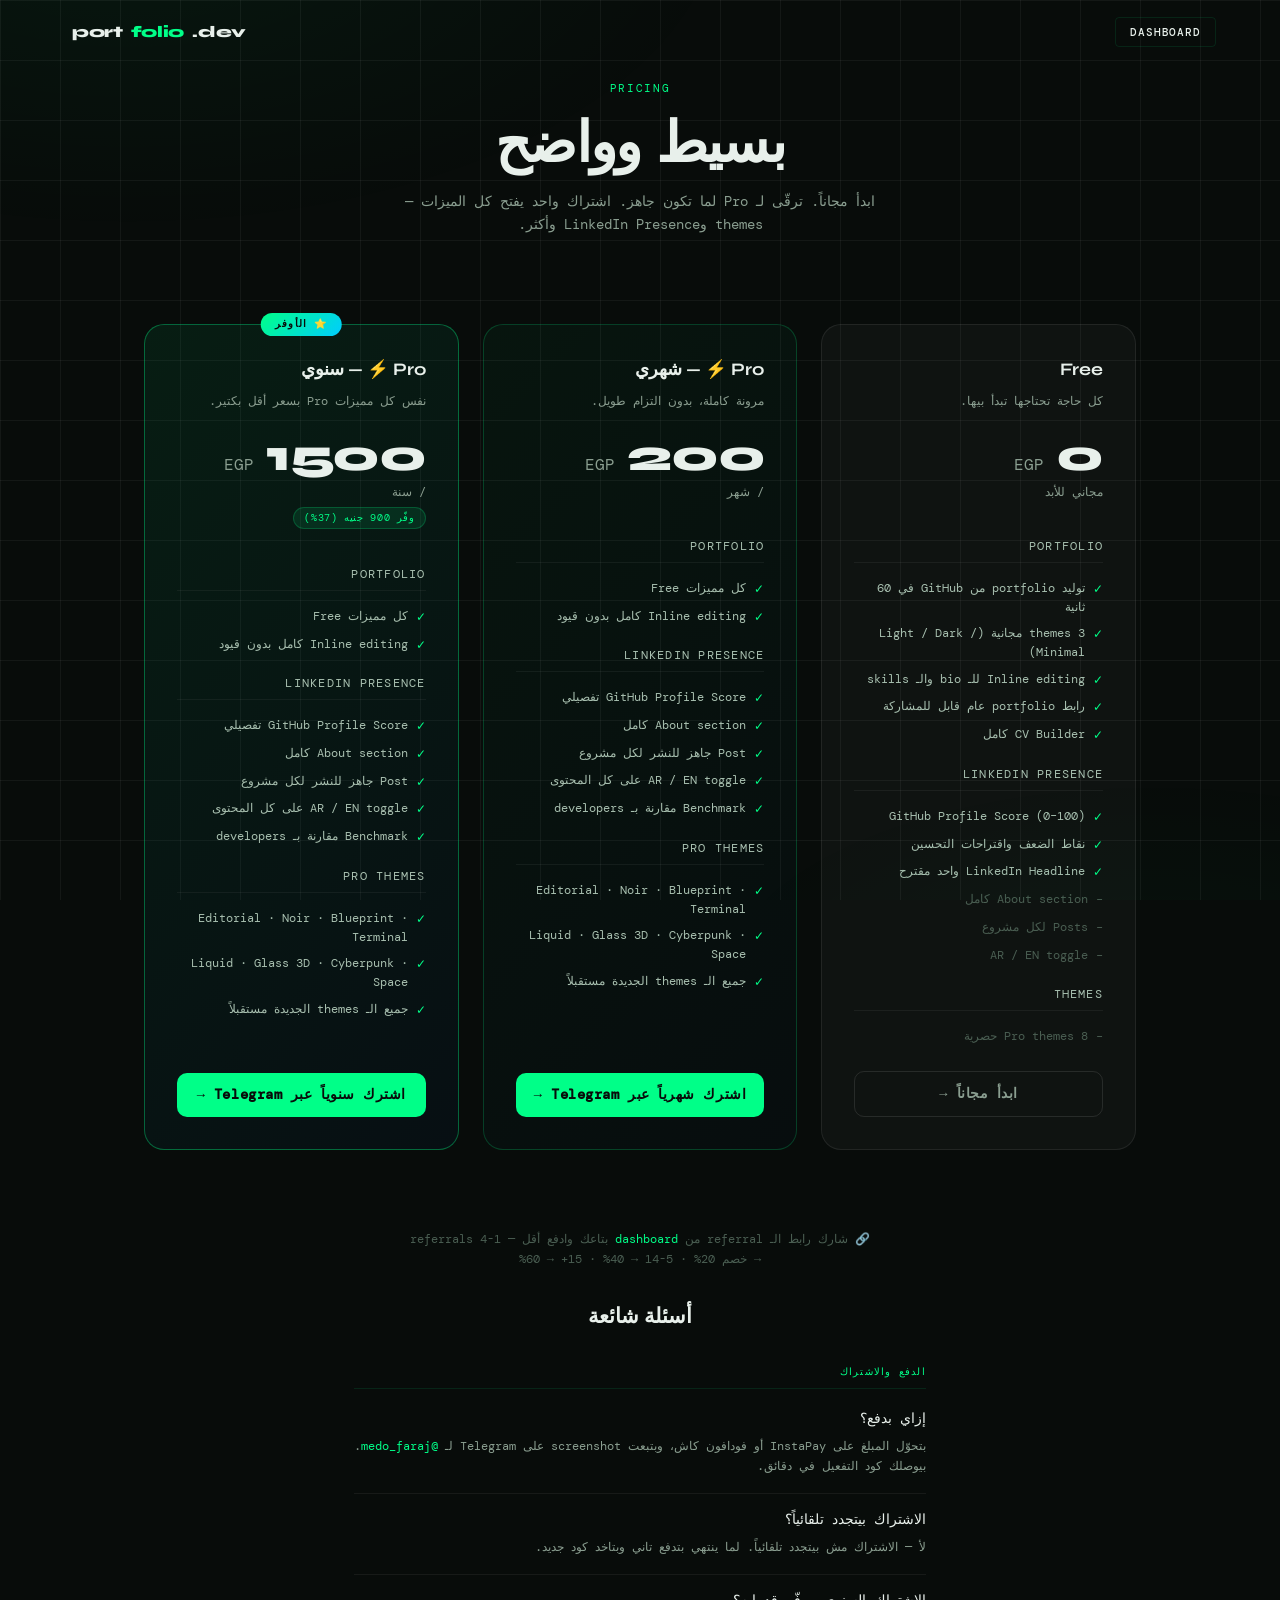
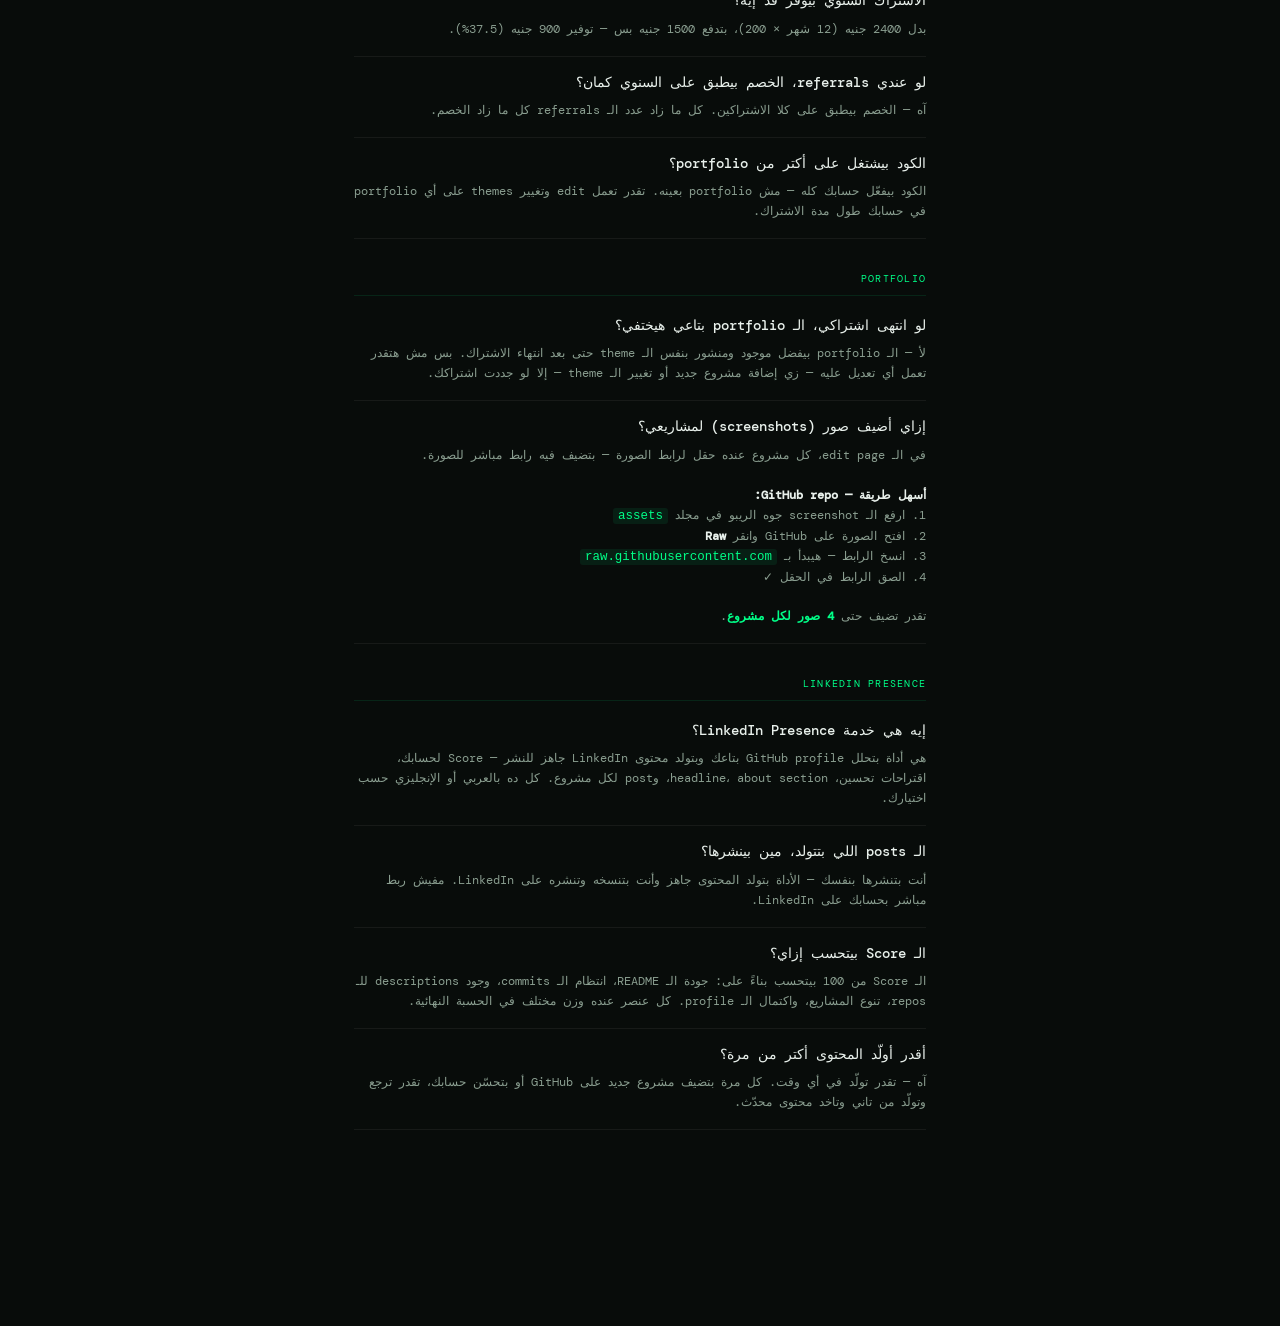
<file: pricing.html>
<!DOCTYPE html>
<html lang="ar" dir="rtl">
<head>
  <meta charset="UTF-8" />
  <meta name="viewport" content="width=device-width, initial-scale=1.0" />
  <title>Pricing — Portfolio Generator</title>

  <link rel="preconnect" href="https://fonts.googleapis.com" />
  <link rel="preconnect" href="https://fonts.gstatic.com" crossorigin />
  <link href="https://fonts.googleapis.com/css2?family=Syne:wght@400;700;800&family=DM+Mono:ital,wght@0,400;0,500;1,400&display=swap" rel="stylesheet" />
  <link rel="stylesheet" href="css/main.css" />

  <style>
    body { background: var(--clr-bg, #080C0A); color: var(--clr-text, #E8F0EB); }

    /* ── Hero ── */
    .pricing-hero {
      text-align: center;
      padding: 5rem 1rem 3rem;
    }
    .pricing-hero__tag {
      font-family: 'DM Mono', monospace;
      font-size: 0.7rem;
      letter-spacing: 0.15em;
      color: #00FF88;
      text-transform: uppercase;
      margin-bottom: 1rem;
    }
    .pricing-hero__title {
      font-family: 'Syne', sans-serif;
      font-weight: 800;
      font-size: clamp(2rem, 5vw, 3.5rem);
      line-height: 1.1;
      letter-spacing: -0.03em;
      margin-bottom: 1rem;
    }
    .pricing-hero__sub {
      font-family: 'DM Mono', monospace;
      font-size: 0.9rem;
      color: #8A9E90;
      max-width: 500px;
      margin: 0 auto;
      line-height: 1.6;
    }

    /* ── Grid ── */
    .pricing-grid {
      display: grid;
      grid-template-columns: repeat(auto-fit, minmax(260px, 1fr));
      gap: 1.5rem;
      max-width: 1040px;
      margin: 2.5rem auto 0;
      padding: 0 1.5rem 5rem;
    }

    /* ── Card ── */
    .pricing-card {
      background: rgba(255,255,255,0.03);
      border: 1px solid rgba(255,255,255,0.08);
      border-radius: 20px;
      padding: 2rem;
      position: relative;
      transition: border-color 0.2s;
      display: flex;
      flex-direction: column;
    }
    .pricing-card:hover { border-color: rgba(255,255,255,0.15); }

    .pricing-card--pro-m {
      border-color: rgba(0,255,136,0.2);
      background: linear-gradient(135deg, rgba(0,255,136,0.04), rgba(0,100,255,0.02));
    }
    .pricing-card--pro-m:hover { border-color: rgba(0,255,136,0.35); }

    .pricing-card--pro-y {
      border-color: rgba(0,255,136,0.35);
      background: linear-gradient(135deg, rgba(0,255,136,0.07), rgba(0,100,255,0.04));
    }
    .pricing-card--pro-y:hover { border-color: rgba(0,255,136,0.5); }

    .pricing-card__badge {
      position: absolute;
      top: -12px; left: 50%;
      transform: translateX(-50%);
      background: linear-gradient(135deg, #00FF88, #00ccff);
      color: #080C0A;
      font-family: 'DM Mono', monospace;
      font-size: 0.62rem;
      font-weight: 700;
      letter-spacing: 0.12em;
      padding: 4px 14px;
      border-radius: 20px;
      white-space: nowrap;
    }

    .pricing-card__name {
      font-family: 'Syne', sans-serif;
      font-weight: 700;
      font-size: 1.1rem;
      margin: 0 0 0.5rem;
    }
    .pricing-card__desc {
      font-family: 'DM Mono', monospace;
      font-size: 0.75rem;
      color: #8A9E90;
      margin: 0 0 1.5rem;
      line-height: 1.5;
    }

    .pricing-card__price { margin-bottom: 1.5rem; }
    .price-amount {
      font-family: 'Syne', sans-serif;
      font-weight: 800;
      font-size: 2.8rem;
      line-height: 1;
      letter-spacing: -0.03em;
    }
    .price-currency {
      font-family: 'DM Mono', monospace;
      font-size: 1rem;
      color: #8A9E90;
      margin-right: 0.25rem;
    }
    .price-period {
      font-family: 'DM Mono', monospace;
      font-size: 0.75rem;
      color: #8A9E90;
      margin-top: 0.25rem;
    }
    .price-save {
      display: inline-block;
      margin-top: 0.4rem;
      background: rgba(0,255,136,0.1);
      border: 1px solid rgba(0,255,136,0.2);
      color: #00FF88;
      font-family: 'DM Mono', monospace;
      font-size: 0.65rem;
      padding: 2px 10px;
      border-radius: 20px;
      letter-spacing: 0.06em;
    }

    /* ── Feature divider ── */
    .features-divider {
      font-family: 'DM Mono', monospace;
      font-size: 0.65rem;
      letter-spacing: 0.1em;
      text-transform: uppercase;
      color: #4A5E52;
      margin: 0.75rem 0 0.5rem;
      padding-bottom: 0.4rem;
      border-bottom: 1px solid rgba(255,255,255,0.05);
      list-style: none;
    }
    .features-divider::before { display: none !important; }

    .pricing-card__features {
      list-style: none;
      padding: 0;
      margin: 0 0 1.5rem;
      display: flex;
      flex-direction: column;
      gap: 0.5rem;
      flex: 1;
    }
    .pricing-card__features li {
      font-family: 'DM Mono', monospace;
      font-size: 0.78rem;
      color: #A8C0B0;
      display: flex;
      align-items: flex-start;
      gap: 0.5rem;
    }
    .pricing-card__features li::before {
      content: '✓';
      color: #00FF88;
      flex-shrink: 0;
      margin-top: 1px;
    }
    .pricing-card__features li.is-muted { color: #4A5E52; }
    .pricing-card__features li.is-muted::before { content: '–'; color: #4A5E52; }

    .pricing-card__cta {
      display: block;
      width: 100%;
      padding: 12px;
      border-radius: 10px;
      font-family: 'DM Mono', monospace;
      font-size: 0.85rem;
      font-weight: 600;
      letter-spacing: 0.04em;
      cursor: pointer;
      transition: opacity 0.2s;
      text-align: center;
      text-decoration: none;
      border: none;
      margin-top: auto;
    }
    .pricing-card__cta--primary { background: #00FF88; color: #080C0A; }
    .pricing-card__cta--primary:hover { opacity: 0.88; }
    .pricing-card__cta--ghost {
      background: transparent;
      color: #8A9E90;
      border: 1px solid rgba(255,255,255,0.1);
    }
    .pricing-card__cta--ghost:hover { border-color: rgba(255,255,255,0.2); color: #E8F0EB; }

    /* ── Referral ── */
    .referral-note {
      text-align: center;
      font-family: 'DM Mono', monospace;
      font-size: 0.75rem;
      color: #4A5E52;
      max-width: 500px;
      margin: 0 auto 2rem;
      line-height: 1.6;
      padding: 0 1rem;
    }
    .referral-note a { color: #00FF88; text-decoration: none; }
    .referral-note a:hover { text-decoration: underline; }

    /* ── FAQ ── */
    .faq-section {
      max-width: 620px;
      margin: 0 auto;
      padding: 0 1.5rem 5rem;
    }
    .faq-title {
      font-family: 'Syne', sans-serif;
      font-weight: 700;
      font-size: 1.3rem;
      text-align: center;
      margin-bottom: 1.5rem;
    }
    .faq-group-label {
      font-family: 'DM Mono', monospace;
      font-size: 0.65rem;
      letter-spacing: 0.12em;
      text-transform: uppercase;
      color: #00FF88;
      margin: 2rem 0 0.25rem;
      padding-bottom: 0.5rem;
      border-bottom: 1px solid rgba(0,255,136,0.1);
    }
    .faq-item {
      border-bottom: 1px solid rgba(255,255,255,0.06);
      padding: 1rem 0;
    }
    .faq-q {
      font-family: 'DM Mono', monospace;
      font-size: 0.85rem;
      color: #E8F0EB;
      margin-bottom: 0.5rem;
      font-weight: 500;
    }
    .faq-a {
      font-family: 'DM Mono', monospace;
      font-size: 0.78rem;
      color: #8A9E90;
      line-height: 1.6;
    }

    @media (max-width: 640px) {
      .pricing-grid { grid-template-columns: 1fr; }
    }
  </style>
</head>
<body>

  <!-- Header -->
  <nav class="nav" id="nav" role="navigation" dir="ltr">
    <div class="container">
      <div class="nav__inner">
        <a href="index.html" class="nav__logo" aria-label="Portfolio Generator home">
          <div class="nav-logo-icon" aria-hidden="true">
            <svg viewBox="0 0 24 24" fill="none" stroke="currentColor" stroke-width="2.5" stroke-linecap="round" stroke-linejoin="round">
              <polyline points="16 18 22 12 16 6"></polyline>
              <polyline points="8 6 2 12 8 18"></polyline>
            </svg>
          </div>
          port<span>folio</span>.dev
        </a>
        <div style="display:flex;align-items:center;gap:0.75rem;">
          <a href="dashboard.html" class="btn btn--ghost btn--sm" style="text-decoration:none;">Dashboard</a>
        </div>
      </div>
    </div>
  </nav>

  <!-- Hero -->
  <section class="pricing-hero">
    <p class="pricing-hero__tag">Pricing</p>
    <h1 class="pricing-hero__title">بسيط وواضح</h1>
    <p class="pricing-hero__sub">
      ابدأ مجاناً. ترقّى لـ Pro لما تكون جاهز.
      اشتراك واحد يفتح كل الميزات — themes وLinkedIn Presence وأكثر.
    </p>
  </section>

  <!-- Cards -->
  <div class="pricing-grid">

    <!-- Free -->
    <div class="pricing-card">
      <p class="pricing-card__name">Free</p>
      <p class="pricing-card__desc">كل حاجة تحتاجها تبدأ بيها.</p>
      <div class="pricing-card__price">
        <div>
          <span class="price-currency">EGP</span>
          <span class="price-amount">0</span>
        </div>
        <p class="price-period">مجاني للأبد</p>
      </div>
      <ul class="pricing-card__features">
        <li class="features-divider">Portfolio</li>
        <li>توليد portfolio من GitHub في 60 ثانية</li>
        <li>3 themes مجانية (Light / Dark / Minimal)</li>
        <li>Inline editing للـ bio والـ skills</li>
        <li>رابط portfolio عام قابل للمشاركة</li>
        <li>CV Builder كامل</li>
        <li class="features-divider">LinkedIn Presence</li>
        <li>GitHub Profile Score (0–100)</li>
        <li>نقاط الضعف واقتراحات التحسين</li>
        <li>LinkedIn Headline واحد مقترح</li>
        <li class="is-muted">About section كامل</li>
        <li class="is-muted">Posts لكل مشروع</li>
        <li class="is-muted">AR / EN toggle</li>
        <li class="features-divider">Themes</li>
        <li class="is-muted">8 Pro themes حصرية</li>
      </ul>
      <a href="index.html" class="pricing-card__cta pricing-card__cta--ghost">
        ابدأ مجاناً →
      </a>
    </div>

    <!-- Pro Monthly -->
    <div class="pricing-card pricing-card--pro-m">
      <p class="pricing-card__name">Pro ⚡ — شهري</p>
      <p class="pricing-card__desc">مرونة كاملة، بدون التزام طويل.</p>
      <div class="pricing-card__price">
        <div>
          <span class="price-currency">EGP</span>
          <span class="price-amount">200</span>
        </div>
        <p class="price-period">/ شهر</p>
      </div>
      <ul class="pricing-card__features">
        <li class="features-divider">Portfolio</li>
        <li>كل مميزات Free</li>
        <li>Inline editing كامل بدون قيود</li>
        <li class="features-divider">LinkedIn Presence</li>
        <li>GitHub Profile Score تفصيلي</li>
        <li>About section كامل</li>
        <li>Post جاهز للنشر لكل مشروع</li>
        <li>AR / EN toggle على كل المحتوى</li>
        <li>Benchmark مقارنة بـ developers</li>
        <li class="features-divider">Pro Themes</li>
        <li>Editorial · Noir · Blueprint · Terminal</li>
        <li>Liquid · Glass 3D · Cyberpunk · Space</li>
        <li>جميع الـ themes الجديدة مستقبلاً</li>
      </ul>
      <a href="https://t.me/medo_faraj" target="_blank" rel="noopener"
         class="pricing-card__cta pricing-card__cta--primary">
        اشترك شهرياً عبر Telegram →
      </a>
    </div>

    <!-- Pro Yearly -->
    <div class="pricing-card pricing-card--pro-y">
      <div class="pricing-card__badge">⭐ الأوفر</div>
      <p class="pricing-card__name">Pro ⚡ — سنوي</p>
      <p class="pricing-card__desc">نفس كل مميزات Pro بسعر أقل بكتير.</p>
      <div class="pricing-card__price">
        <div>
          <span class="price-currency">EGP</span>
          <span class="price-amount">1500</span>
        </div>
        <p class="price-period">/ سنة</p>
        <span class="price-save">وفّر 900 جنيه (37%)</span>
      </div>
      <ul class="pricing-card__features">
        <li class="features-divider">Portfolio</li>
        <li>كل مميزات Free</li>
        <li>Inline editing كامل بدون قيود</li>
        <li class="features-divider">LinkedIn Presence</li>
        <li>GitHub Profile Score تفصيلي</li>
        <li>About section كامل</li>
        <li>Post جاهز للنشر لكل مشروع</li>
        <li>AR / EN toggle على كل المحتوى</li>
        <li>Benchmark مقارنة بـ developers</li>
        <li class="features-divider">Pro Themes</li>
        <li>Editorial · Noir · Blueprint · Terminal</li>
        <li>Liquid · Glass 3D · Cyberpunk · Space</li>
        <li>جميع الـ themes الجديدة مستقبلاً</li>
      </ul>
      <a href="https://t.me/medo_faraj" target="_blank" rel="noopener"
         class="pricing-card__cta pricing-card__cta--primary">
        اشترك سنوياً عبر Telegram →
      </a>
    </div>

  </div>

  <!-- Referral Note -->
  <p class="referral-note">
    🔗 شارك رابط الـ referral من <a href="dashboard.html">dashboard</a> بتاعك وادفع أقل —
    1-4 referrals → خصم 20% · 5-14 → 40% · 15+ → 60%
  </p>

  <!-- FAQ -->
  <section class="faq-section">
    <h2 class="faq-title">أسئلة شائعة</h2>

    <!-- الدفع والاشتراك -->
    <p class="faq-group-label">الدفع والاشتراك</p>

    <div class="faq-item">
      <p class="faq-q">إزاي بدفع؟</p>
      <p class="faq-a">
        بتحوّل المبلغ على InstaPay أو فودافون كاش، وبتبعت screenshot على Telegram لـ
        <a href="https://t.me/medo_faraj" target="_blank" rel="noopener" style="color:#00FF88;">@medo_faraj</a>.
        بيوصلك كود التفعيل في دقائق.
      </p>
    </div>

    <div class="faq-item">
      <p class="faq-q">الاشتراك بيتجدد تلقائياً؟</p>
      <p class="faq-a">
        لأ — الاشتراك مش بيتجدد تلقائياً. لما ينتهي بتدفع تاني وبتاخد كود جديد.
      </p>
    </div>

    <div class="faq-item">
      <p class="faq-q">الاشتراك السنوي بيوفّر قد إيه؟</p>
      <p class="faq-a">
        بدل 2400 جنيه (12 شهر × 200)، بتدفع 1500 جنيه بس — توفير 900 جنيه (37.5%).
      </p>
    </div>

    <div class="faq-item">
      <p class="faq-q">لو عندي referrals، الخصم بيطبق على السنوي كمان؟</p>
      <p class="faq-a">
        آه — الخصم بيطبق على كلا الاشتراكين. كل ما زاد عدد الـ referrals كل ما زاد الخصم.
      </p>
    </div>

    <div class="faq-item">
      <p class="faq-q">الكود بيشتغل على أكتر من portfolio؟</p>
      <p class="faq-a">
        الكود بيفعّل حسابك كله — مش portfolio بعينه.
        تقدر تعمل edit وتغيير themes على أي portfolio في حسابك طول مدة الاشتراك.
      </p>
    </div>

    <!-- Portfolio -->
    <p class="faq-group-label">Portfolio</p>

    <div class="faq-item">
      <p class="faq-q">لو انتهى اشتراكي، الـ portfolio بتاعي هيختفي؟</p>
      <p class="faq-a">
        لأ — الـ portfolio بيفضل موجود ومنشور بنفس الـ theme حتى بعد انتهاء الاشتراك.
        بس مش هتقدر تعمل أي تعديل عليه — زي إضافة مشروع جديد أو تغيير الـ theme — إلا لو جددت اشتراكك.
      </p>
    </div>

    <div class="faq-item">
      <p class="faq-q">إزاي أضيف صور (screenshots) لمشاريعي؟</p>
      <p class="faq-a">
        في الـ edit page، كل مشروع عنده حقل لرابط الصورة — بتضيف فيه رابط مباشر للصورة.<br><br>
        <strong style="color:#E8F0EB;">أسهل طريقة — GitHub repo:</strong><br>
        1. ارفع الـ screenshot جوه الريبو في مجلد <code style="color:#00FF88;background:rgba(0,255,136,0.08);padding:1px 5px;border-radius:3px;">assets</code><br>
        2. افتح الصورة على GitHub وانقر <strong style="color:#E8F0EB;">Raw</strong><br>
        3. انسخ الرابط — هيبدأ بـ <code style="color:#00FF88;background:rgba(0,255,136,0.08);padding:1px 5px;border-radius:3px;">raw.githubusercontent.com</code><br>
        4. الصق الرابط في الحقل ✓<br><br>
        تقدر تضيف حتى <strong style="color:#00FF88;">4 صور لكل مشروع</strong>.
      </p>
    </div>

    <!-- LinkedIn Presence -->
    <p class="faq-group-label">LinkedIn Presence</p>

    <div class="faq-item">
      <p class="faq-q">إيه هي خدمة LinkedIn Presence؟</p>
      <p class="faq-a">
        هي أداة بتحلل GitHub profile بتاعك وبتولد محتوى LinkedIn جاهز للنشر —
        Score لحسابك، اقتراحات تحسين، headline، about section، وpost لكل مشروع.
        كل ده بالعربي أو الإنجليزي حسب اختيارك.
      </p>
    </div>

    <div class="faq-item">
      <p class="faq-q">الـ posts اللي بتتولد، مين بينشرها؟</p>
      <p class="faq-a">
        أنت بتنشرها بنفسك — الأداة بتولد المحتوى جاهز وأنت بتنسخه وتنشره على LinkedIn.
        مفيش ربط مباشر بحسابك على LinkedIn.
      </p>
    </div>

    <div class="faq-item">
      <p class="faq-q">الـ Score بيتحسب إزاي؟</p>
      <p class="faq-a">
        الـ Score من 100 بيتحسب بناءً على: جودة الـ README، انتظام الـ commits،
        وجود descriptions للـ repos، تنوع المشاريع، واكتمال الـ profile.
        كل عنصر عنده وزن مختلف في الحسبة النهائية.
      </p>
    </div>

    <div class="faq-item">
      <p class="faq-q">أقدر أولّد المحتوى أكتر من مرة؟</p>
      <p class="faq-a">
        آه — تقدر تولّد في أي وقت. كل مرة بتضيف مشروع جديد على GitHub
        أو بتحسّن حسابك، تقدر ترجع وتولّد من تاني وتاخد محتوى محدّث.
      </p>
    </div>

  </section>

</body>
</html>
</file>
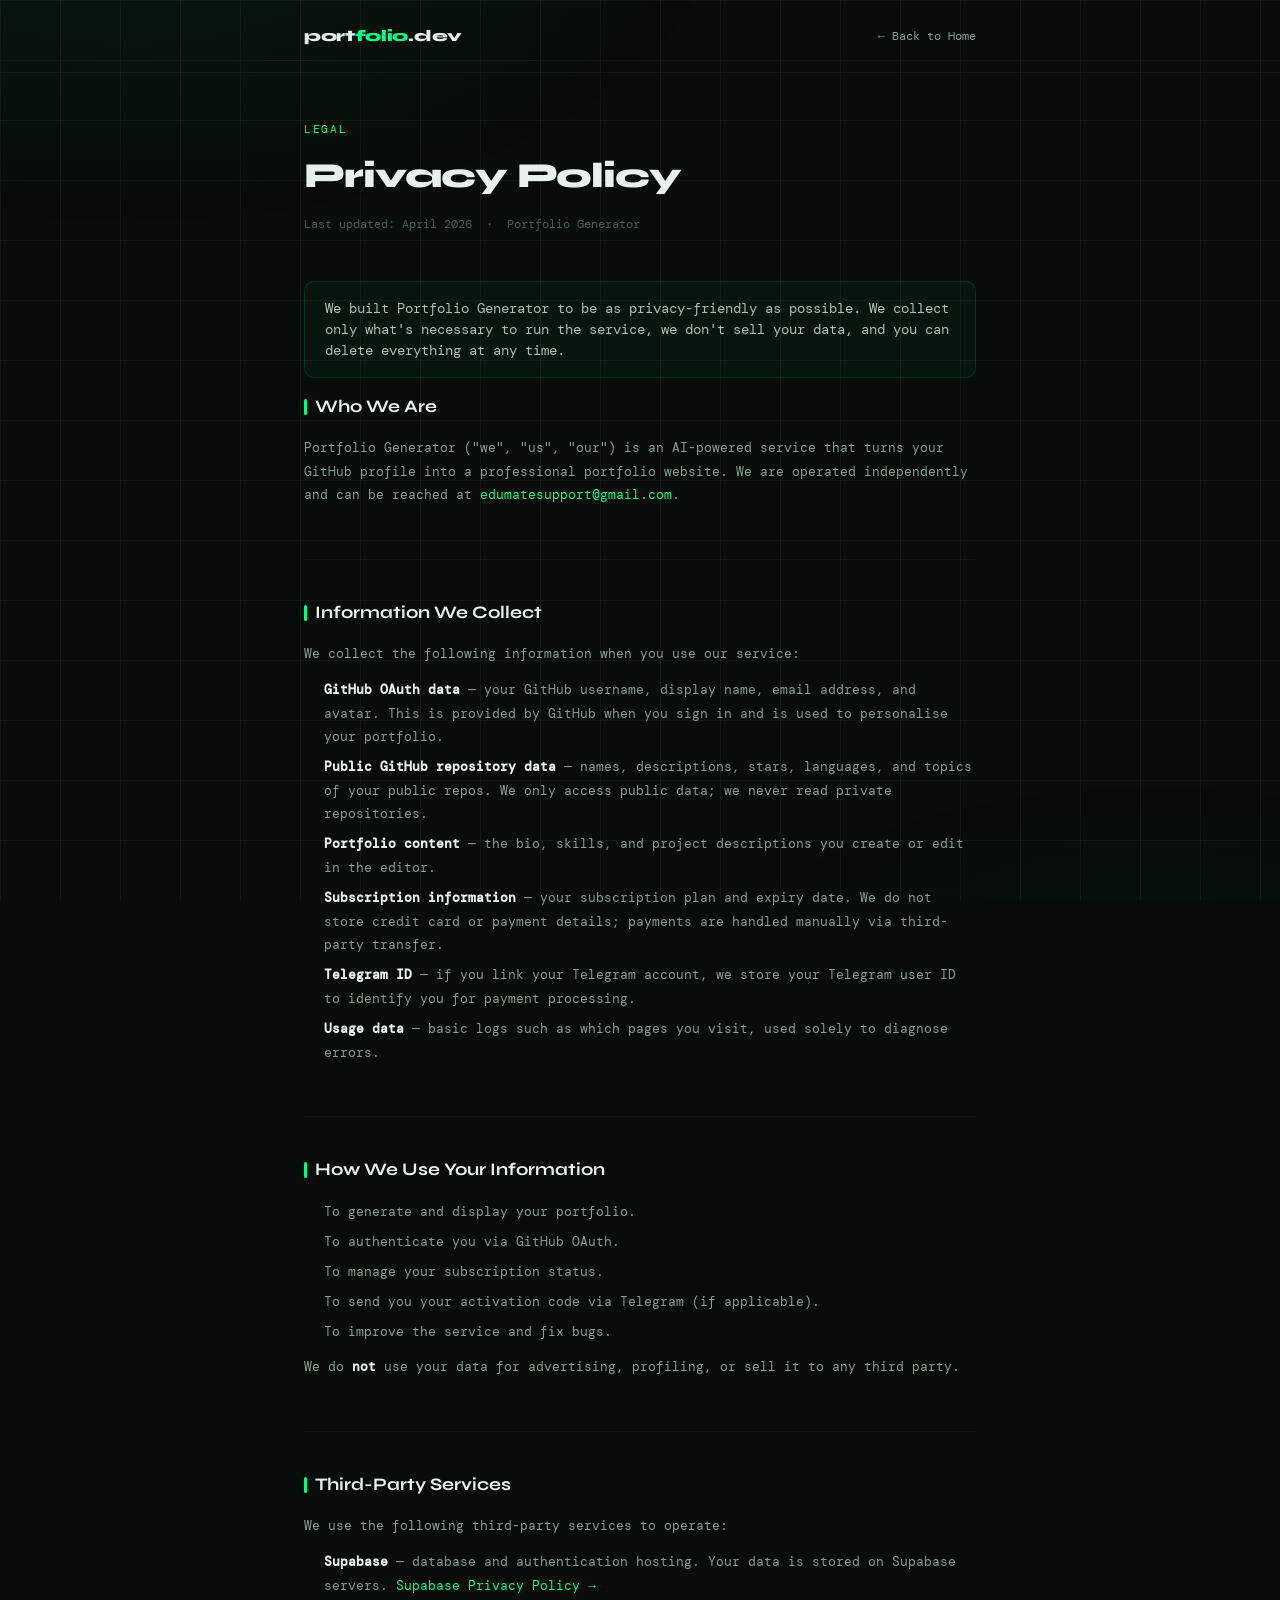
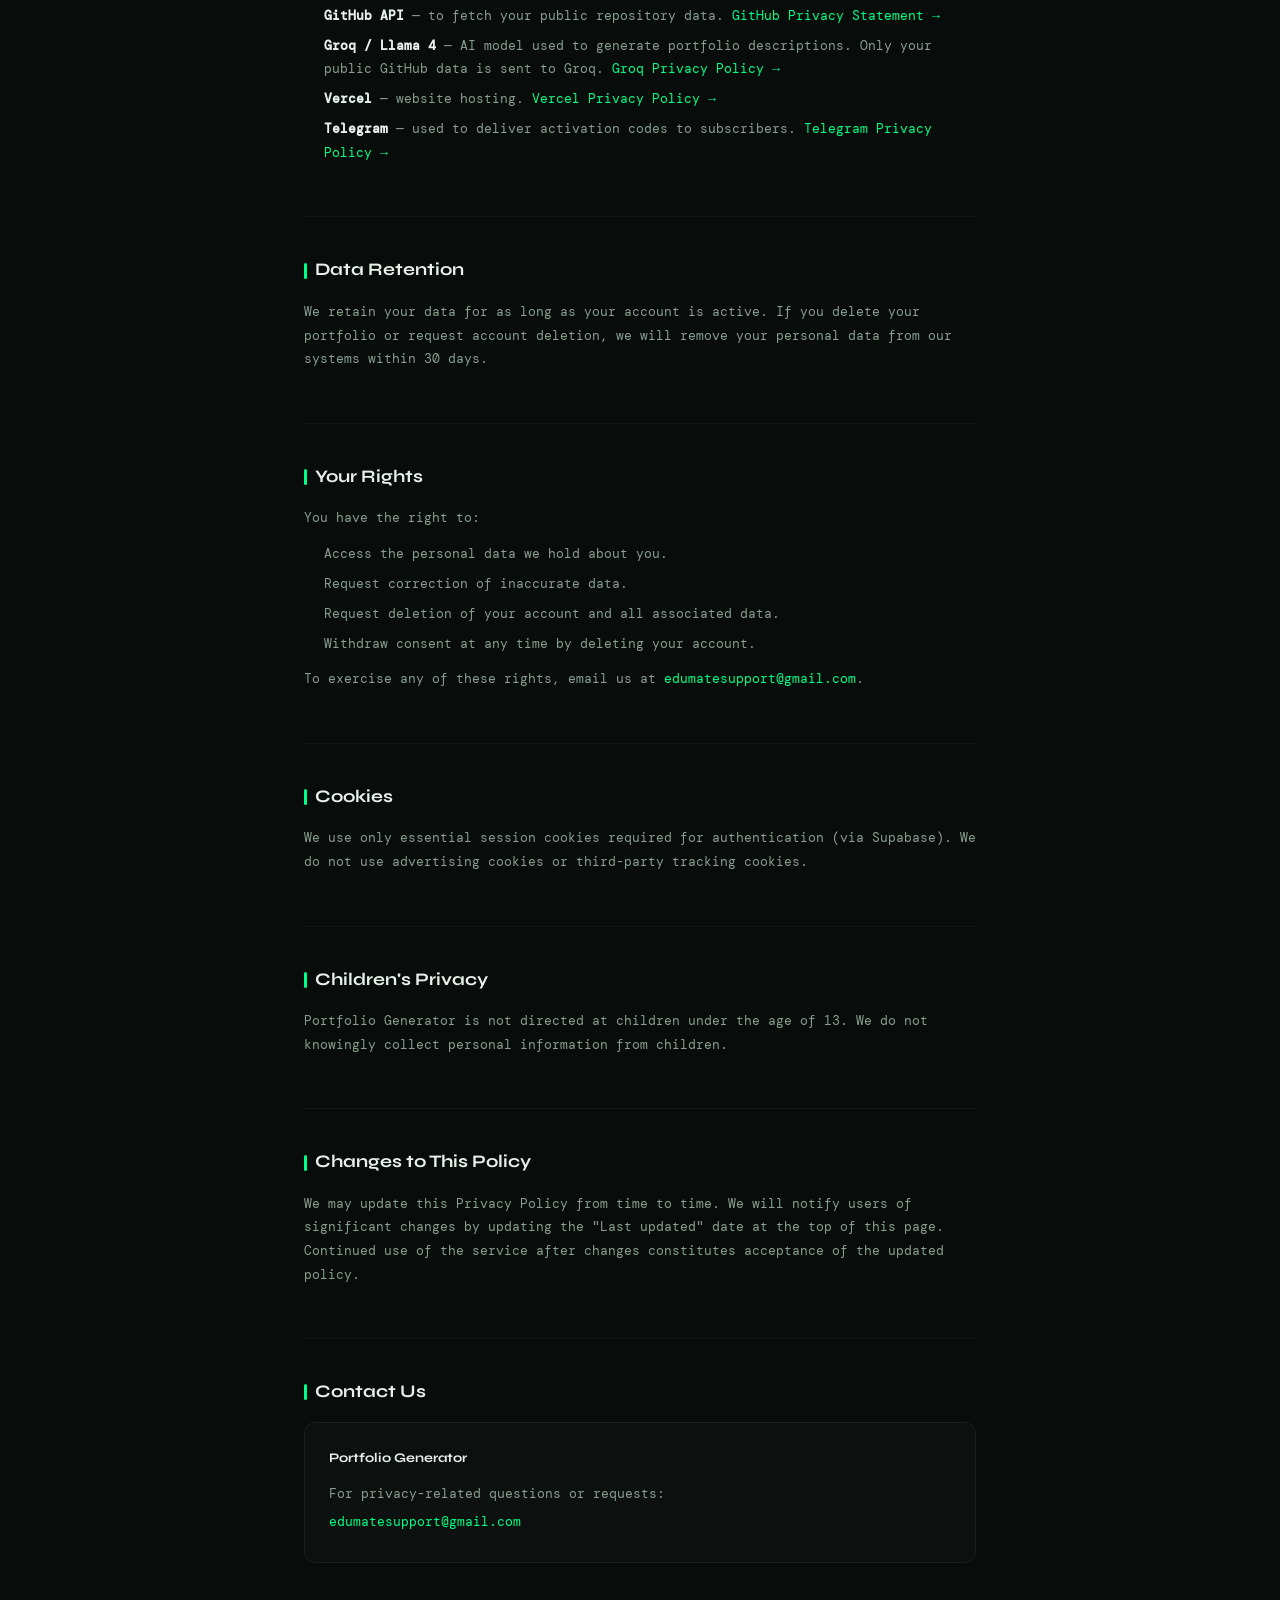
<file: privacy.html>
<!DOCTYPE html>
<html lang="en">
<head>
  <meta charset="UTF-8" />
  <meta name="viewport" content="width=device-width, initial-scale=1.0" />
  <title>Privacy Policy — Portfolio Generator</title>

  <link rel="preconnect" href="https://fonts.googleapis.com" />
  <link rel="preconnect" href="https://fonts.gstatic.com" crossorigin />
  <link href="https://fonts.googleapis.com/css2?family=Syne:wght@400;700;800&family=DM+Mono:ital,wght@0,400;0,500;1,400&family=Newsreader:ital,wght@1,300;1,400&display=swap" rel="stylesheet" />
  <link rel="stylesheet" href="css/main.css" />

  <style>
    body { background: var(--clr-bg, #080C0A); color: var(--clr-text, #E8F0EB); }

    .legal-header {
      border-bottom: 1px solid rgba(255,255,255,0.06);
      padding: 1.5rem 0;
      margin-bottom: 3rem;
    }
    .legal-header__inner {
      max-width: 720px;
      margin: 0 auto;
      padding: 0 1.5rem;
      display: flex;
      align-items: center;
      justify-content: space-between;
    }
    .legal-header__logo {
      font-family: 'Syne', sans-serif;
      font-weight: 800;
      font-size: 1rem;
      color: var(--clr-text, #E8F0EB);
      text-decoration: none;
      letter-spacing: -0.02em;
    }
    .legal-header__logo span { color: #00FF88; }
    .legal-header__back {
      font-family: 'DM Mono', monospace;
      font-size: 0.75rem;
      color: #8A9E90;
      text-decoration: none;
      transition: color 0.2s;
    }
    .legal-header__back:hover { color: #E8F0EB; }

    .legal-body {
      max-width: 720px;
      margin: 0 auto;
      padding: 0 1.5rem 5rem;
    }

    .legal-hero {
      margin-bottom: 3rem;
    }
    .legal-hero__tag {
      font-family: 'DM Mono', monospace;
      font-size: 0.7rem;
      letter-spacing: 0.15em;
      color: #00FF88;
      text-transform: uppercase;
      margin-bottom: 0.75rem;
    }
    .legal-hero__title {
      font-family: 'Syne', sans-serif;
      font-weight: 800;
      font-size: 2.2rem;
      letter-spacing: -0.03em;
      margin-bottom: 0.75rem;
    }
    .legal-hero__meta {
      font-family: 'DM Mono', monospace;
      font-size: 0.75rem;
      color: #4A5E52;
    }

    .legal-section {
      margin-bottom: 2.5rem;
      padding-bottom: 2.5rem;
      border-bottom: 1px solid rgba(255,255,255,0.05);
    }
    .legal-section:last-child { border-bottom: none; }

    .legal-section h2 {
      font-family: 'Syne', sans-serif;
      font-weight: 700;
      font-size: 1.1rem;
      color: #E8F0EB;
      margin-bottom: 1rem;
      display: flex;
      align-items: center;
      gap: 0.5rem;
    }
    .legal-section h2::before {
      content: '';
      display: inline-block;
      width: 3px;
      height: 16px;
      background: #00FF88;
      border-radius: 2px;
      flex-shrink: 0;
    }

    .legal-section p,
    .legal-section li {
      font-family: 'DM Mono', monospace;
      font-size: 0.82rem;
      color: #8A9E90;
      line-height: 1.8;
      margin-bottom: 0.75rem;
    }

    .legal-section ul {
      padding-left: 1.25rem;
      margin-bottom: 0.75rem;
    }
    .legal-section li { margin-bottom: 0.4rem; }
    .legal-section li::marker { color: #00FF88; }

    .legal-section a {
      color: #00FF88;
      text-decoration: none;
    }
    .legal-section a:hover { text-decoration: underline; }

    .highlight-box {
      background: rgba(0,255,136,0.04);
      border: 1px solid rgba(0,255,136,0.12);
      border-radius: 10px;
      padding: 1rem 1.25rem;
      margin-bottom: 1rem;
    }
    .highlight-box p {
      margin-bottom: 0;
      color: #A8C0B0 !important;
    }

    .contact-box {
      background: rgba(255,255,255,0.02);
      border: 1px solid rgba(255,255,255,0.06);
      border-radius: 12px;
      padding: 1.5rem;
      margin-top: 1rem;
    }
    .contact-box p { margin-bottom: 0.25rem; }
    .contact-box a { color: #00FF88; }
  </style>
</head>
<body>

  <!-- Header -->
  <header class="legal-header">
    <div class="legal-header__inner">
      <a href="index.html" class="legal-header__logo">
        port<span>folio</span>.dev
      </a>
      <a href="index.html" class="legal-header__back">← Back to Home</a>
    </div>
  </header>

  <!-- Body -->
  <main class="legal-body">

    <div class="legal-hero">
      <p class="legal-hero__tag">Legal</p>
      <h1 class="legal-hero__title">Privacy Policy</h1>
      <p class="legal-hero__meta">Last updated: April 2026 &nbsp;·&nbsp; Portfolio Generator</p>
    </div>

    <div class="highlight-box">
      <p>
        We built Portfolio Generator to be as privacy-friendly as possible.
        We collect only what's necessary to run the service, we don't sell your data,
        and you can delete everything at any time.
      </p>
    </div>

    <!-- 1 -->
    <div class="legal-section">
      <h2>Who We Are</h2>
      <p>
        Portfolio Generator ("we", "us", "our") is an AI-powered service that turns your
        GitHub profile into a professional portfolio website. We are operated independently
        and can be reached at
        <a href="mailto:edumatesupport@gmail.com">edumatesupport@gmail.com</a>.
      </p>
    </div>

    <!-- 2 -->
    <div class="legal-section">
      <h2>Information We Collect</h2>
      <p>We collect the following information when you use our service:</p>
      <ul>
        <li>
          <strong style="color:#E8F0EB;">GitHub OAuth data</strong> — your GitHub username,
          display name, email address, and avatar. This is provided by GitHub when you
          sign in and is used to personalise your portfolio.
        </li>
        <li>
          <strong style="color:#E8F0EB;">Public GitHub repository data</strong> — names,
          descriptions, stars, languages, and topics of your public repos. We only access
          public data; we never read private repositories.
        </li>
        <li>
          <strong style="color:#E8F0EB;">Portfolio content</strong> — the bio, skills,
          and project descriptions you create or edit in the editor.
        </li>
        <li>
          <strong style="color:#E8F0EB;">Subscription information</strong> — your
          subscription plan and expiry date. We do not store credit card or payment
          details; payments are handled manually via third-party transfer.
        </li>
        <li>
          <strong style="color:#E8F0EB;">Telegram ID</strong> — if you link your Telegram
          account, we store your Telegram user ID to identify you for payment processing.
        </li>
        <li>
          <strong style="color:#E8F0EB;">Usage data</strong> — basic logs such as which
          pages you visit, used solely to diagnose errors.
        </li>
      </ul>
    </div>

    <!-- 3 -->
    <div class="legal-section">
      <h2>How We Use Your Information</h2>
      <ul>
        <li>To generate and display your portfolio.</li>
        <li>To authenticate you via GitHub OAuth.</li>
        <li>To manage your subscription status.</li>
        <li>To send you your activation code via Telegram (if applicable).</li>
        <li>To improve the service and fix bugs.</li>
      </ul>
      <p>We do <strong style="color:#E8F0EB;">not</strong> use your data for advertising,
      profiling, or sell it to any third party.</p>
    </div>

    <!-- 4 -->
    <div class="legal-section">
      <h2>Third-Party Services</h2>
      <p>We use the following third-party services to operate:</p>
      <ul>
        <li>
          <strong style="color:#E8F0EB;">Supabase</strong> — database and authentication
          hosting. Your data is stored on Supabase servers.
          <a href="https://supabase.com/privacy" target="_blank" rel="noopener">Supabase Privacy Policy →</a>
        </li>
        <li>
          <strong style="color:#E8F0EB;">GitHub API</strong> — to fetch your public
          repository data.
          <a href="https://docs.github.com/en/site-policy/privacy-policies/github-general-privacy-statement" target="_blank" rel="noopener">GitHub Privacy Statement →</a>
        </li>
        <li>
          <strong style="color:#E8F0EB;">Groq / Llama 4</strong> — AI model used to
          generate portfolio descriptions. Only your public GitHub data is sent to Groq.
          <a href="https://groq.com/privacy-policy/" target="_blank" rel="noopener">Groq Privacy Policy →</a>
        </li>
        <li>
          <strong style="color:#E8F0EB;">Vercel</strong> — website hosting.
          <a href="https://vercel.com/legal/privacy-policy" target="_blank" rel="noopener">Vercel Privacy Policy →</a>
        </li>
        <li>
          <strong style="color:#E8F0EB;">Telegram</strong> — used to deliver activation
          codes to subscribers.
          <a href="https://telegram.org/privacy" target="_blank" rel="noopener">Telegram Privacy Policy →</a>
        </li>
      </ul>
    </div>

    <!-- 5 -->
    <div class="legal-section">
      <h2>Data Retention</h2>
      <p>
        We retain your data for as long as your account is active. If you delete your
        portfolio or request account deletion, we will remove your personal data from
        our systems within 30 days.
      </p>
    </div>

    <!-- 6 -->
    <div class="legal-section">
      <h2>Your Rights</h2>
      <p>You have the right to:</p>
      <ul>
        <li>Access the personal data we hold about you.</li>
        <li>Request correction of inaccurate data.</li>
        <li>Request deletion of your account and all associated data.</li>
        <li>Withdraw consent at any time by deleting your account.</li>
      </ul>
      <p>
        To exercise any of these rights, email us at
        <a href="mailto:edumatesupport@gmail.com">edumatesupport@gmail.com</a>.
      </p>
    </div>

    <!-- 7 -->
    <div class="legal-section">
      <h2>Cookies</h2>
      <p>
        We use only essential session cookies required for authentication (via Supabase).
        We do not use advertising cookies or third-party tracking cookies.
      </p>
    </div>

    <!-- 8 -->
    <div class="legal-section">
      <h2>Children's Privacy</h2>
      <p>
        Portfolio Generator is not directed at children under the age of 13. We do not
        knowingly collect personal information from children.
      </p>
    </div>

    <!-- 9 -->
    <div class="legal-section">
      <h2>Changes to This Policy</h2>
      <p>
        We may update this Privacy Policy from time to time. We will notify users of
        significant changes by updating the "Last updated" date at the top of this page.
        Continued use of the service after changes constitutes acceptance of the updated policy.
      </p>
    </div>

    <!-- 10 -->
    <div class="legal-section">
      <h2>Contact Us</h2>
      <div class="contact-box">
        <p style="color:#E8F0EB;font-family:'Syne',sans-serif;font-weight:700;margin-bottom:0.75rem;">
          Portfolio Generator
        </p>
        <p>For privacy-related questions or requests:</p>
        <p><a href="mailto:edumatesupport@gmail.com">edumatesupport@gmail.com</a></p>
      </div>
    </div>

  </main>

</body>
</html>
</file>
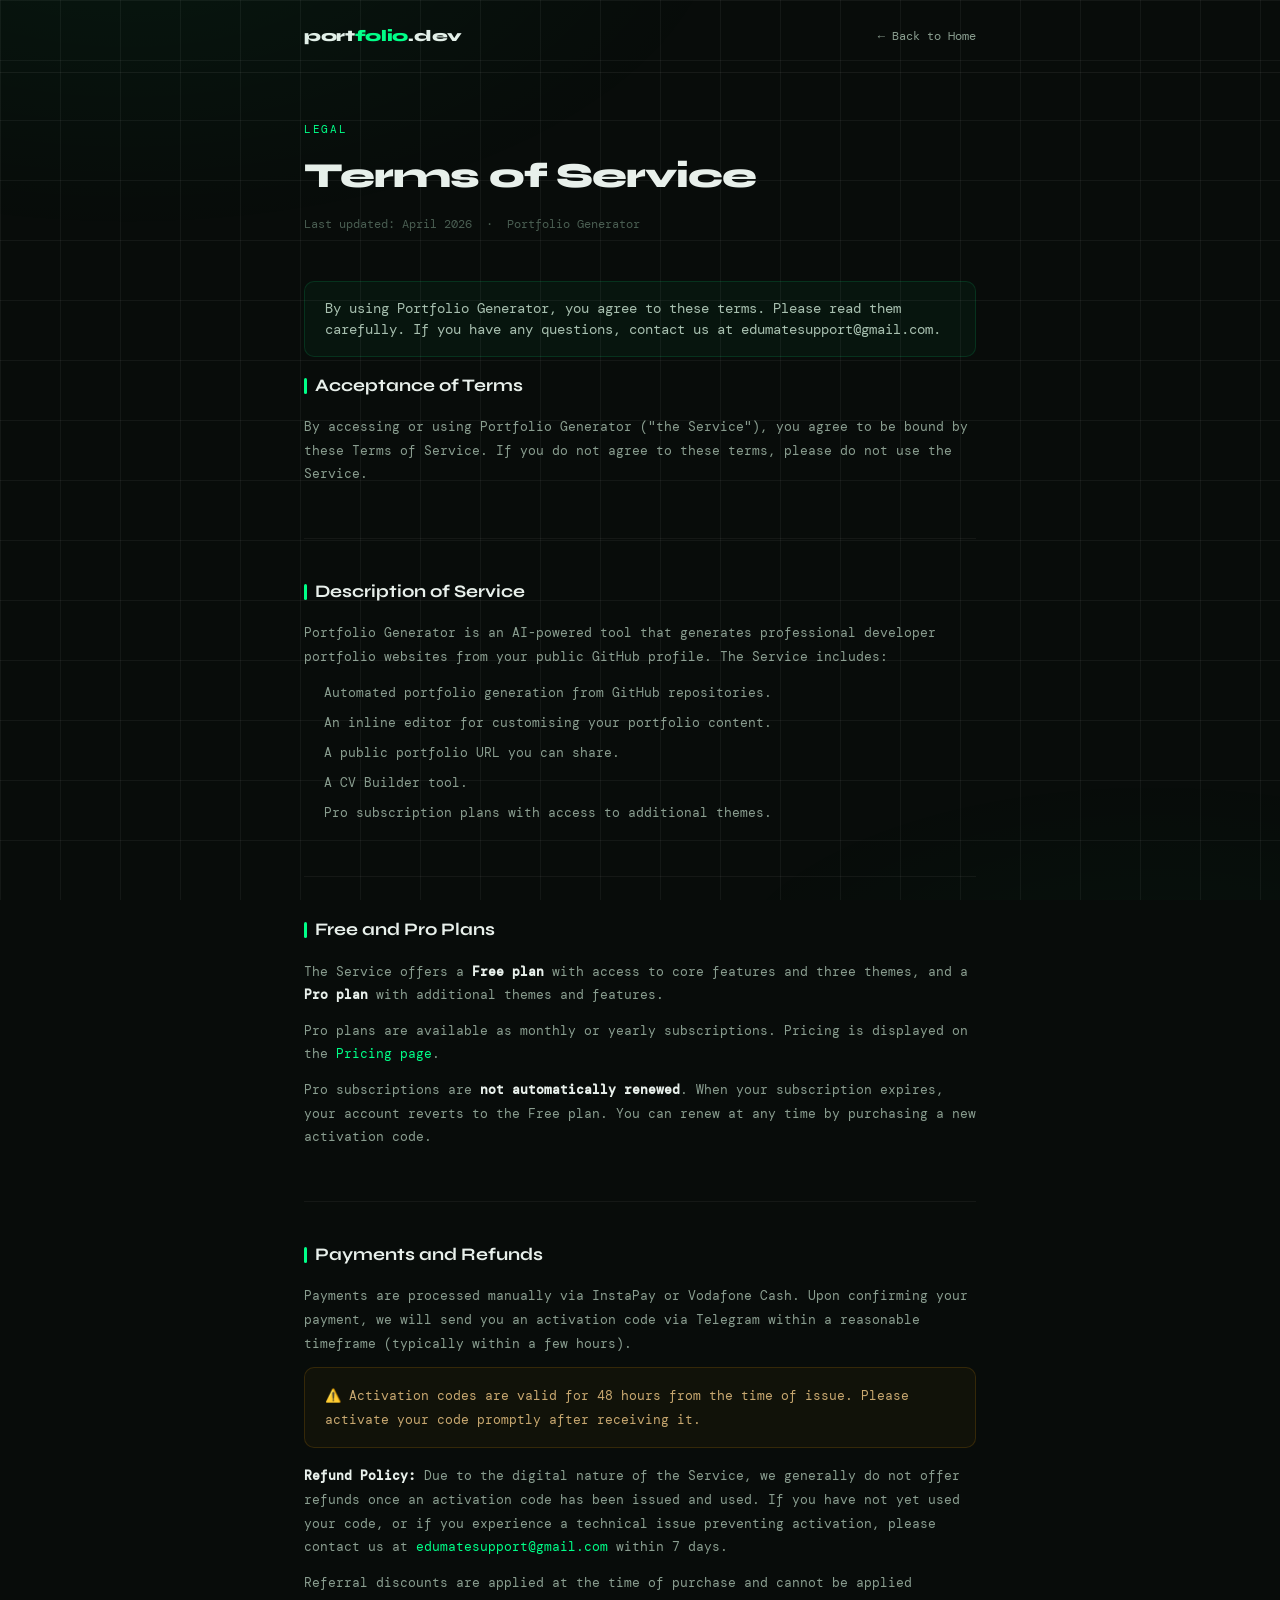
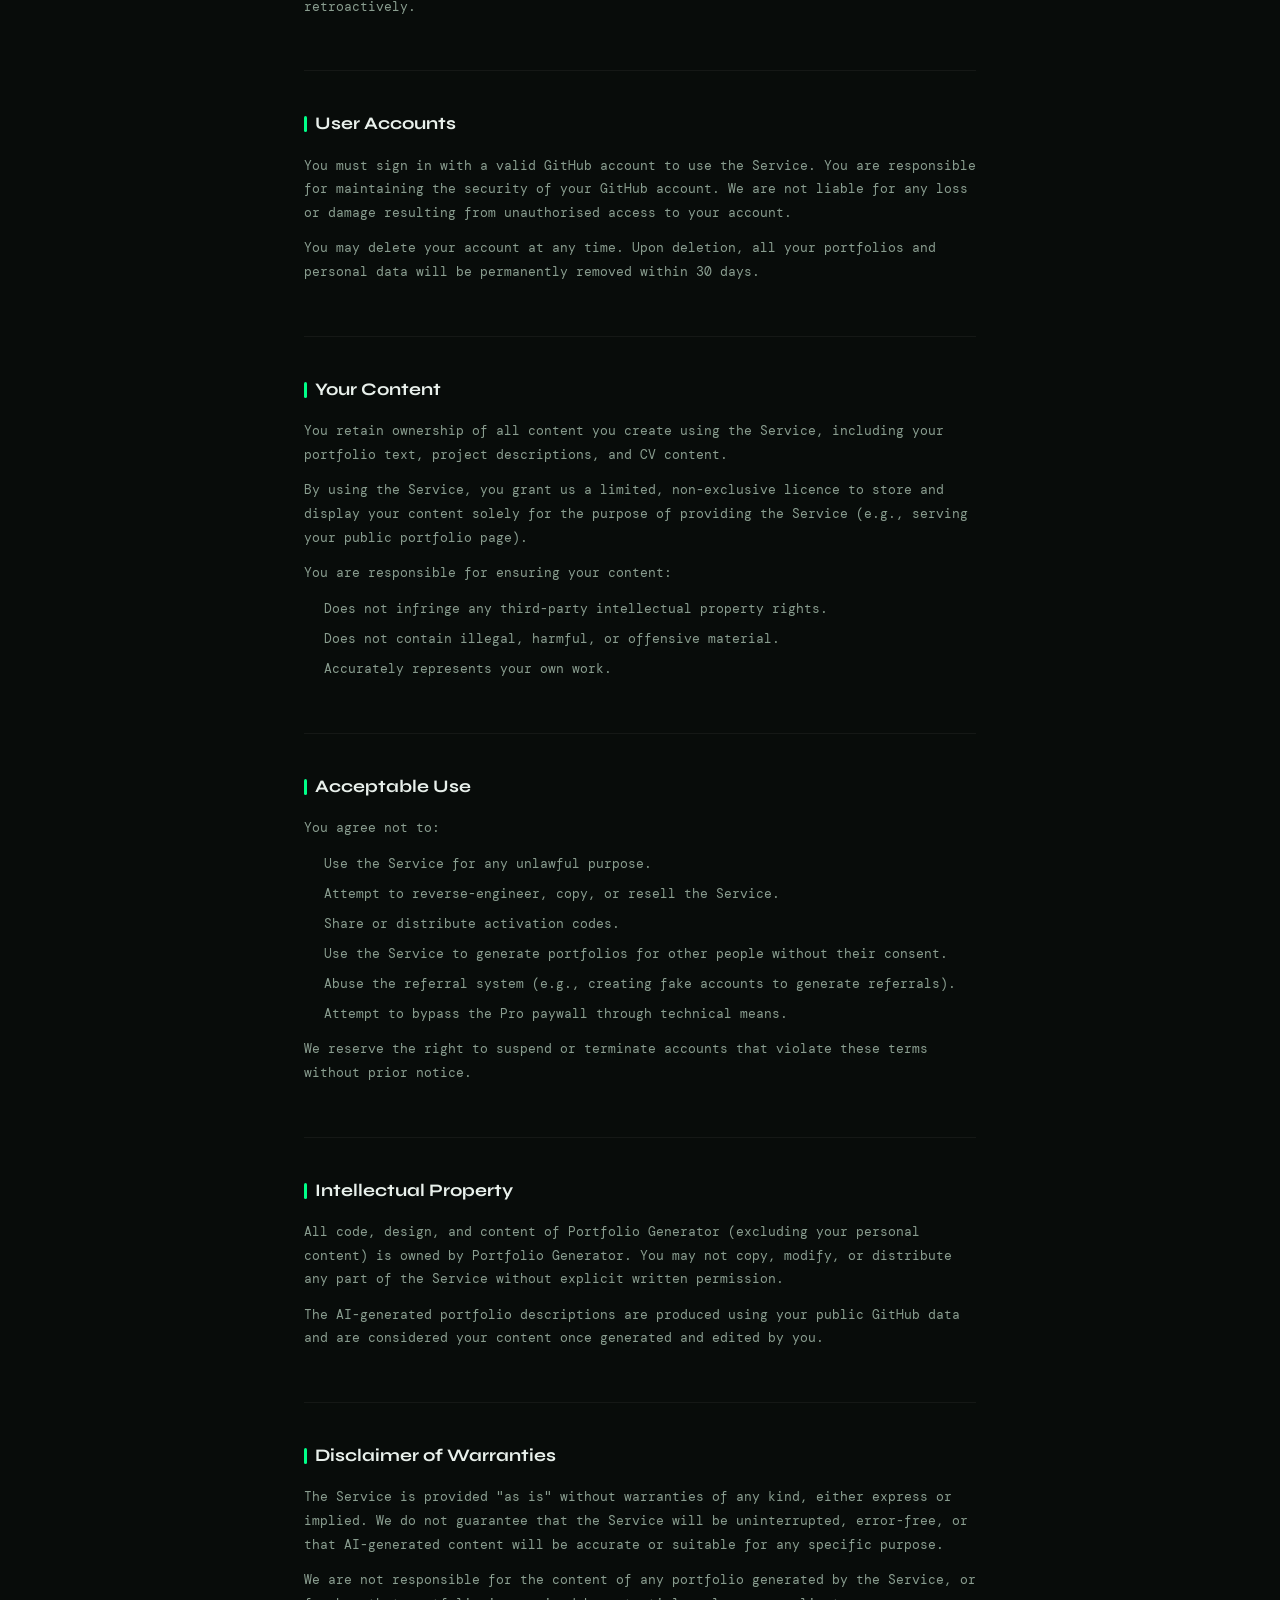
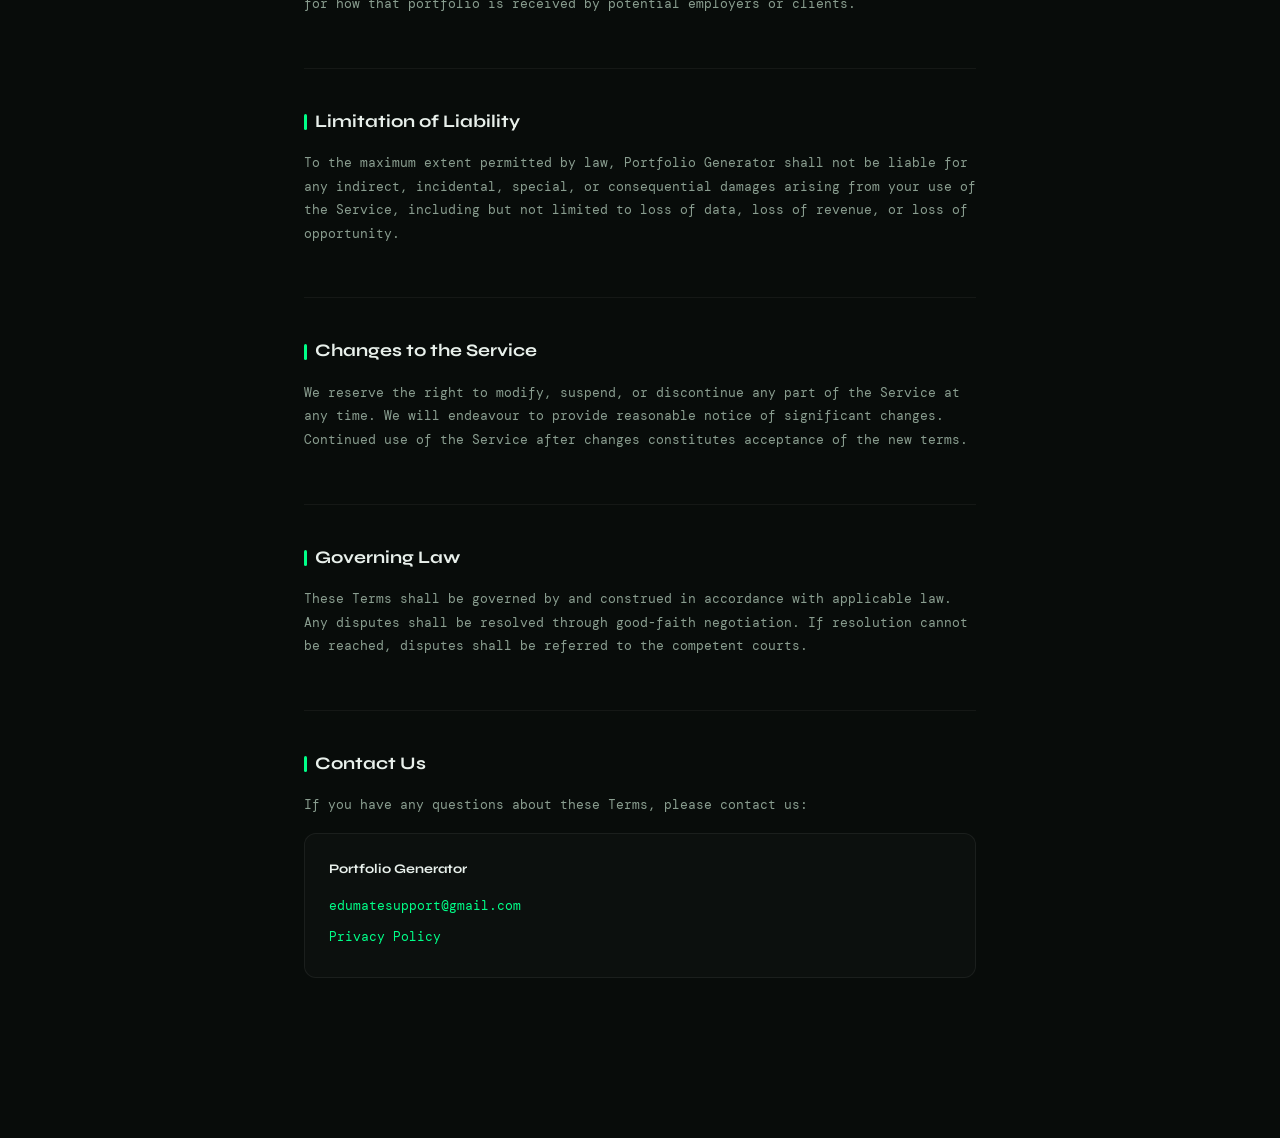
<file: terms.html>
<!DOCTYPE html>
<html lang="en">
<head>
  <meta charset="UTF-8" />
  <meta name="viewport" content="width=device-width, initial-scale=1.0" />
  <title>Terms of Service — Portfolio Generator</title>

  <link rel="preconnect" href="https://fonts.googleapis.com" />
  <link rel="preconnect" href="https://fonts.gstatic.com" crossorigin />
  <link href="https://fonts.googleapis.com/css2?family=Syne:wght@400;700;800&family=DM+Mono:ital,wght@0,400;0,500;1,400&family=Newsreader:ital,wght@1,300;1,400&display=swap" rel="stylesheet" />
  <link rel="stylesheet" href="css/main.css" />

  <style>
    body { background: var(--clr-bg, #080C0A); color: var(--clr-text, #E8F0EB); }

    .legal-header {
      border-bottom: 1px solid rgba(255,255,255,0.06);
      padding: 1.5rem 0;
      margin-bottom: 3rem;
    }
    .legal-header__inner {
      max-width: 720px;
      margin: 0 auto;
      padding: 0 1.5rem;
      display: flex;
      align-items: center;
      justify-content: space-between;
    }
    .legal-header__logo {
      font-family: 'Syne', sans-serif;
      font-weight: 800;
      font-size: 1rem;
      color: var(--clr-text, #E8F0EB);
      text-decoration: none;
      letter-spacing: -0.02em;
    }
    .legal-header__logo span { color: #00FF88; }
    .legal-header__back {
      font-family: 'DM Mono', monospace;
      font-size: 0.75rem;
      color: #8A9E90;
      text-decoration: none;
      transition: color 0.2s;
    }
    .legal-header__back:hover { color: #E8F0EB; }

    .legal-body {
      max-width: 720px;
      margin: 0 auto;
      padding: 0 1.5rem 5rem;
    }

    .legal-hero {
      margin-bottom: 3rem;
    }
    .legal-hero__tag {
      font-family: 'DM Mono', monospace;
      font-size: 0.7rem;
      letter-spacing: 0.15em;
      color: #00FF88;
      text-transform: uppercase;
      margin-bottom: 0.75rem;
    }
    .legal-hero__title {
      font-family: 'Syne', sans-serif;
      font-weight: 800;
      font-size: 2.2rem;
      letter-spacing: -0.03em;
      margin-bottom: 0.75rem;
    }
    .legal-hero__meta {
      font-family: 'DM Mono', monospace;
      font-size: 0.75rem;
      color: #4A5E52;
    }

    .legal-section {
      margin-bottom: 2.5rem;
      padding-bottom: 2.5rem;
      border-bottom: 1px solid rgba(255,255,255,0.05);
    }
    .legal-section:last-child { border-bottom: none; }

    .legal-section h2 {
      font-family: 'Syne', sans-serif;
      font-weight: 700;
      font-size: 1.1rem;
      color: #E8F0EB;
      margin-bottom: 1rem;
      display: flex;
      align-items: center;
      gap: 0.5rem;
    }
    .legal-section h2::before {
      content: '';
      display: inline-block;
      width: 3px;
      height: 16px;
      background: #00FF88;
      border-radius: 2px;
      flex-shrink: 0;
    }

    .legal-section p,
    .legal-section li {
      font-family: 'DM Mono', monospace;
      font-size: 0.82rem;
      color: #8A9E90;
      line-height: 1.8;
      margin-bottom: 0.75rem;
    }

    .legal-section ul {
      padding-left: 1.25rem;
      margin-bottom: 0.75rem;
    }
    .legal-section li { margin-bottom: 0.4rem; }
    .legal-section li::marker { color: #00FF88; }

    .legal-section a {
      color: #00FF88;
      text-decoration: none;
    }
    .legal-section a:hover { text-decoration: underline; }

    .highlight-box {
      background: rgba(0,255,136,0.04);
      border: 1px solid rgba(0,255,136,0.12);
      border-radius: 10px;
      padding: 1rem 1.25rem;
      margin-bottom: 1rem;
    }
    .highlight-box p {
      margin-bottom: 0;
      color: #A8C0B0 !important;
    }

    .warning-box {
      background: rgba(255,165,0,0.04);
      border: 1px solid rgba(255,165,0,0.15);
      border-radius: 10px;
      padding: 1rem 1.25rem;
      margin-bottom: 1rem;
    }
    .warning-box p {
      margin-bottom: 0;
      color: #C8A870 !important;
    }

    .contact-box {
      background: rgba(255,255,255,0.02);
      border: 1px solid rgba(255,255,255,0.06);
      border-radius: 12px;
      padding: 1.5rem;
      margin-top: 1rem;
    }
    .contact-box p { margin-bottom: 0.25rem; }
    .contact-box a { color: #00FF88; }
  </style>
</head>
<body>

  <!-- Header -->
  <header class="legal-header">
    <div class="legal-header__inner">
      <a href="index.html" class="legal-header__logo">
        port<span>folio</span>.dev
      </a>
      <a href="index.html" class="legal-header__back">← Back to Home</a>
    </div>
  </header>

  <!-- Body -->
  <main class="legal-body">

    <div class="legal-hero">
      <p class="legal-hero__tag">Legal</p>
      <h1 class="legal-hero__title">Terms of Service</h1>
      <p class="legal-hero__meta">Last updated: April 2026 &nbsp;·&nbsp; Portfolio Generator</p>
    </div>

    <div class="highlight-box">
      <p>
        By using Portfolio Generator, you agree to these terms. Please read them carefully.
        If you have any questions, contact us at
        <a href="mailto:edumatesupport@gmail.com">edumatesupport@gmail.com</a>.
      </p>
    </div>

    <!-- 1 -->
    <div class="legal-section">
      <h2>Acceptance of Terms</h2>
      <p>
        By accessing or using Portfolio Generator ("the Service"), you agree to be bound
        by these Terms of Service. If you do not agree to these terms, please do not use
        the Service.
      </p>
    </div>

    <!-- 2 -->
    <div class="legal-section">
      <h2>Description of Service</h2>
      <p>
        Portfolio Generator is an AI-powered tool that generates professional developer
        portfolio websites from your public GitHub profile. The Service includes:
      </p>
      <ul>
        <li>Automated portfolio generation from GitHub repositories.</li>
        <li>An inline editor for customising your portfolio content.</li>
        <li>A public portfolio URL you can share.</li>
        <li>A CV Builder tool.</li>
        <li>Pro subscription plans with access to additional themes.</li>
      </ul>
    </div>

    <!-- 3 -->
    <div class="legal-section">
      <h2>Free and Pro Plans</h2>
      <p>
        The Service offers a <strong style="color:#E8F0EB;">Free plan</strong> with access
        to core features and three themes, and a
        <strong style="color:#E8F0EB;">Pro plan</strong> with additional themes and features.
      </p>
      <p>
        Pro plans are available as monthly or yearly subscriptions. Pricing is displayed
        on the <a href="pricing.html">Pricing page</a>.
      </p>
      <p>
        Pro subscriptions are <strong style="color:#E8F0EB;">not automatically renewed</strong>.
        When your subscription expires, your account reverts to the Free plan. You can renew
        at any time by purchasing a new activation code.
      </p>
    </div>

    <!-- 4 -->
    <div class="legal-section">
      <h2>Payments and Refunds</h2>
      <p>
        Payments are processed manually via InstaPay or Vodafone Cash. Upon confirming your
        payment, we will send you an activation code via Telegram within a reasonable
        timeframe (typically within a few hours).
      </p>
      <div class="warning-box">
        <p>
          ⚠️ Activation codes are valid for 48 hours from the time of issue.
          Please activate your code promptly after receiving it.
        </p>
      </div>
      <p>
        <strong style="color:#E8F0EB;">Refund Policy:</strong> Due to the digital nature
        of the Service, we generally do not offer refunds once an activation code has been
        issued and used. If you have not yet used your code, or if you experience a technical
        issue preventing activation, please contact us at
        <a href="mailto:edumatesupport@gmail.com">edumatesupport@gmail.com</a> within 7 days.
      </p>
      <p>
        Referral discounts are applied at the time of purchase and cannot be applied
        retroactively.
      </p>
    </div>

    <!-- 5 -->
    <div class="legal-section">
      <h2>User Accounts</h2>
      <p>
        You must sign in with a valid GitHub account to use the Service. You are responsible
        for maintaining the security of your GitHub account. We are not liable for any loss
        or damage resulting from unauthorised access to your account.
      </p>
      <p>
        You may delete your account at any time. Upon deletion, all your portfolios and
        personal data will be permanently removed within 30 days.
      </p>
    </div>

    <!-- 6 -->
    <div class="legal-section">
      <h2>Your Content</h2>
      <p>
        You retain ownership of all content you create using the Service, including your
        portfolio text, project descriptions, and CV content.
      </p>
      <p>
        By using the Service, you grant us a limited, non-exclusive licence to store and
        display your content solely for the purpose of providing the Service (e.g., serving
        your public portfolio page).
      </p>
      <p>You are responsible for ensuring your content:</p>
      <ul>
        <li>Does not infringe any third-party intellectual property rights.</li>
        <li>Does not contain illegal, harmful, or offensive material.</li>
        <li>Accurately represents your own work.</li>
      </ul>
    </div>

    <!-- 7 -->
    <div class="legal-section">
      <h2>Acceptable Use</h2>
      <p>You agree not to:</p>
      <ul>
        <li>Use the Service for any unlawful purpose.</li>
        <li>Attempt to reverse-engineer, copy, or resell the Service.</li>
        <li>Share or distribute activation codes.</li>
        <li>Use the Service to generate portfolios for other people without their consent.</li>
        <li>Abuse the referral system (e.g., creating fake accounts to generate referrals).</li>
        <li>Attempt to bypass the Pro paywall through technical means.</li>
      </ul>
      <p>
        We reserve the right to suspend or terminate accounts that violate these terms
        without prior notice.
      </p>
    </div>

    <!-- 8 -->
    <div class="legal-section">
      <h2>Intellectual Property</h2>
      <p>
        All code, design, and content of Portfolio Generator (excluding your personal
        content) is owned by Portfolio Generator. You may not copy, modify, or distribute
        any part of the Service without explicit written permission.
      </p>
      <p>
        The AI-generated portfolio descriptions are produced using your public GitHub data
        and are considered your content once generated and edited by you.
      </p>
    </div>

    <!-- 9 -->
    <div class="legal-section">
      <h2>Disclaimer of Warranties</h2>
      <p>
        The Service is provided "as is" without warranties of any kind, either express or
        implied. We do not guarantee that the Service will be uninterrupted, error-free,
        or that AI-generated content will be accurate or suitable for any specific purpose.
      </p>
      <p>
        We are not responsible for the content of any portfolio generated by the Service,
        or for how that portfolio is received by potential employers or clients.
      </p>
    </div>

    <!-- 10 -->
    <div class="legal-section">
      <h2>Limitation of Liability</h2>
      <p>
        To the maximum extent permitted by law, Portfolio Generator shall not be liable
        for any indirect, incidental, special, or consequential damages arising from your
        use of the Service, including but not limited to loss of data, loss of revenue,
        or loss of opportunity.
      </p>
    </div>

    <!-- 11 -->
    <div class="legal-section">
      <h2>Changes to the Service</h2>
      <p>
        We reserve the right to modify, suspend, or discontinue any part of the Service
        at any time. We will endeavour to provide reasonable notice of significant changes.
        Continued use of the Service after changes constitutes acceptance of the new terms.
      </p>
    </div>

    <!-- 12 -->
    <div class="legal-section">
      <h2>Governing Law</h2>
      <p>
        These Terms shall be governed by and construed in accordance with applicable law.
        Any disputes shall be resolved through good-faith negotiation. If resolution cannot
        be reached, disputes shall be referred to the competent courts.
      </p>
    </div>

    <!-- 13 -->
    <div class="legal-section">
      <h2>Contact Us</h2>
      <p>If you have any questions about these Terms, please contact us:</p>
      <div class="contact-box">
        <p style="color:#E8F0EB;font-family:'Syne',sans-serif;font-weight:700;margin-bottom:0.75rem;">
          Portfolio Generator
        </p>
        <p><a href="mailto:edumatesupport@gmail.com">edumatesupport@gmail.com</a></p>
        <p style="margin-top:0.5rem;">
          <a href="privacy.html">Privacy Policy</a>
        </p>
      </div>
    </div>

  </main>

</body>
</html>
</file>
<file: css/main.css>
/* ============================================================
   main.css — Portfolio Generator Design System
   Variables · Reset · Typography · Layout · Utilities
   ============================================================ */

/* ── Google Fonts ─────────────────────────────────────────── */
@import url('https://fonts.googleapis.com/css2?family=DM+Mono:ital,wght@0,300;0,400;0,500;1,400&family=Syne:wght@400;600;700;800&family=Newsreader:ital,wght@0,400;1,300;1,400&display=swap');

/* ── Design Tokens ────────────────────────────────────────── */
:root {
  /* Colors */
  --clr-bg:          #080C0A;       /* near-black with green tint */
  --clr-bg-2:        #0D1410;       /* slightly lighter */
  --clr-bg-3:        #111A14;       /* card background */
  --clr-surface:     #162019;       /* elevated surface */
  --clr-border:      rgba(0, 255, 136, 0.10);
  --clr-border-dim:  rgba(255, 255, 255, 0.05);

  --clr-accent:      #00FF88;       /* terminal green — primary */
  --clr-accent-dim:  rgba(0, 255, 136, 0.12);
  --clr-accent-glow: rgba(0, 255, 136, 0.25);

  --clr-text:        #E8F0EB;       /* off-white */
  --clr-text-2:      #8A9E90;       /* secondary */
  --clr-text-3:      #4A5E52;       /* muted */
  --clr-text-inv:    #080C0A;       /* text on accent bg */

  --clr-error:       #FF4F4F;
  --clr-warn:        #FFB547;

  /* Typography */
  --font-display:    'Syne', sans-serif;
  --font-body:       'DM Mono', monospace;
  --font-serif:      'Newsreader', serif;

  --fs-xs:    0.70rem;   /* 11.2px */
  --fs-sm:    0.80rem;   /* 12.8px */
  --fs-base:  0.875rem;  /* 14px */
  --fs-md:    1rem;      /* 16px */
  --fs-lg:    1.25rem;   /* 20px */
  --fs-xl:    1.75rem;   /* 28px */
  --fs-2xl:   2.5rem;    /* 40px */
  --fs-3xl:   3.75rem;   /* 60px */
  --fs-4xl:   5.5rem;    /* 88px */
  --fs-hero:  clamp(3.5rem, 9vw, 7.5rem);

  --lh-tight:  1.1;
  --lh-snug:   1.3;
  --lh-normal: 1.5;
  --lh-loose:  1.75;

  --ls-tight:  -0.03em;
  --ls-normal: 0em;
  --ls-wide:   0.08em;
  --ls-wider:  0.16em;

  /* Spacing */
  --sp-1:   4px;
  --sp-2:   8px;
  --sp-3:   12px;
  --sp-4:   16px;
  --sp-5:   20px;
  --sp-6:   24px;
  --sp-8:   32px;
  --sp-10:  40px;
  --sp-12:  48px;
  --sp-16:  64px;
  --sp-20:  80px;
  --sp-24:  96px;
  --sp-32:  128px;

  /* Border Radius */
  --radius-sm:   4px;
  --radius-md:   8px;
  --radius-lg:   12px;
  --radius-xl:   20px;
  --radius-full: 9999px;

  /* Shadows */
  --shadow-sm:   0 1px 3px rgba(0,0,0,0.4);
  --shadow-md:   0 4px 16px rgba(0,0,0,0.5);
  --shadow-lg:   0 8px 32px rgba(0,0,0,0.6);
  --shadow-glow: 0 0 24px var(--clr-accent-glow);
  --shadow-glow-sm: 0 0 10px rgba(0, 255, 136, 0.3);

  /* Transitions */
  --ease-out:   cubic-bezier(0.16, 1, 0.3, 1);
  --ease-in:    cubic-bezier(0.7, 0, 0.84, 0);
  --ease-io:    cubic-bezier(0.87, 0, 0.13, 1);
  --dur-fast:   150ms;
  --dur-base:   250ms;
  --dur-slow:   400ms;
  --dur-slower: 700ms;

  /* Layout */
  --container:    1200px;
  --container-sm: 720px;
  --nav-h:        64px;

  /* Z-index */
  --z-base:    0;
  --z-above:   10;
  --z-modal:   100;
  --z-toast:   200;
  --z-nav:     50;
}

/* ── Reset ────────────────────────────────────────────────── */
*, *::before, *::after {
  box-sizing: border-box;
  margin: 0;
  padding: 0;
}

html {
  scroll-behavior: smooth;
  -webkit-font-smoothing: antialiased;
  -moz-osx-font-smoothing: grayscale;
  text-rendering: optimizeLegibility;
}

body {
  background-color: var(--clr-bg);
  color: var(--clr-text);
  font-family: var(--font-body);
  font-size: var(--fs-base);
  line-height: var(--lh-normal);
  min-height: 100vh;
  overflow-x: hidden;
}

img, video, svg {
  display: block;
  max-width: 100%;
}

a {
  color: inherit;
  text-decoration: none;
}

button {
  cursor: pointer;
  border: none;
  background: none;
  font-family: inherit;
  font-size: inherit;
}

input, textarea, select {
  font-family: inherit;
  font-size: inherit;
}

ul, ol { list-style: none; }

/* ── Global Background Grid ───────────────────────────────── */
body::before {
  content: '';
  position: fixed;
  inset: 0;
  background-image:
    linear-gradient(var(--clr-border-dim) 1px, transparent 1px),
    linear-gradient(90deg, var(--clr-border-dim) 1px, transparent 1px);
  background-size: 60px 60px;
  pointer-events: none;
  z-index: 0;
}

body::after {
  content: '';
  position: fixed;
  inset: 0;
  background:
    radial-gradient(ellipse 80% 60% at 10% -10%, rgba(0,255,136,0.05) 0%, transparent 60%),
    radial-gradient(ellipse 60% 40% at 90% 110%, rgba(0,255,136,0.03) 0%, transparent 60%);
  pointer-events: none;
  z-index: 0;
}

/* ── Container ────────────────────────────────────────────── */
.container {
  width: 100%;
  max-width: var(--container);
  margin-inline: auto;
  padding-inline: var(--sp-6);
}

.container--sm {
  max-width: var(--container-sm);
}

/* ── Typography ───────────────────────────────────────────── */
.font-display { font-family: var(--font-display); }
.font-body    { font-family: var(--font-body); }
.font-serif   { font-family: var(--font-serif); }

.text-xs    { font-size: var(--fs-xs); }
.text-sm    { font-size: var(--fs-sm); }
.text-base  { font-size: var(--fs-base); }
.text-md    { font-size: var(--fs-md); }
.text-lg    { font-size: var(--fs-lg); }
.text-xl    { font-size: var(--fs-xl); }
.text-2xl   { font-size: var(--fs-2xl); }
.text-3xl   { font-size: var(--fs-3xl); }

.text-accent  { color: var(--clr-accent); }
.text-muted   { color: var(--clr-text-2); }
.text-dimmed  { color: var(--clr-text-3); }

.text-upper   { text-transform: uppercase; letter-spacing: var(--ls-wider); }
.text-center  { text-align: center; }
.text-right   { text-align: right; }

.weight-normal  { font-weight: 400; }
.weight-medium  { font-weight: 500; }
.weight-semi    { font-weight: 600; }
.weight-bold    { font-weight: 700; }
.weight-black   { font-weight: 800; }

/* ── Buttons ──────────────────────────────────────────────── */
.btn {
  display: inline-flex;
  align-items: center;
  justify-content: center;
  gap: var(--sp-2);
  padding: 12px 24px;
  border-radius: var(--radius-md);
  font-family: var(--font-body);
  font-size: var(--fs-base);
  font-weight: 500;
  letter-spacing: var(--ls-wide);
  text-transform: uppercase;
  transition:
    background var(--dur-base) var(--ease-out),
    color var(--dur-base) var(--ease-out),
    box-shadow var(--dur-base) var(--ease-out),
    transform var(--dur-fast) var(--ease-out);
  position: relative;
  overflow: hidden;
  white-space: nowrap;
  user-select: none;
}

.btn:active { transform: scale(0.97); }

/* Primary — accent green */
.btn-primary {
  background: var(--clr-accent);
  color: var(--clr-text-inv);
  box-shadow: var(--shadow-glow-sm);
}

.btn-primary::before {
  content: '';
  position: absolute;
  inset: 0;
  background: rgba(255,255,255,0.15);
  opacity: 0;
  transition: opacity var(--dur-fast) var(--ease-out);
}

.btn-primary:hover::before { opacity: 1; }
.btn-primary:hover { box-shadow: var(--shadow-glow); }

/* Ghost — outlined */
.btn-ghost {
  background: transparent;
  color: var(--clr-text);
  border: 1px solid var(--clr-border);
}

.btn-ghost:hover {
  border-color: var(--clr-accent);
  color: var(--clr-accent);
  background: var(--clr-accent-dim);
}

/* Large */
.btn-lg {
  padding: 16px 36px;
  font-size: var(--fs-md);
  border-radius: var(--radius-lg);
}

/* Small */
.btn-sm {
  padding: 8px 16px;
  font-size: var(--fs-xs);
  border-radius: var(--radius-sm);
}

/* Icon button */
.btn-icon {
  padding: 10px;
  border-radius: var(--radius-md);
  aspect-ratio: 1;
}

/* Disabled */
.btn:disabled,
.btn[disabled] {
  opacity: 0.4;
  cursor: not-allowed;
  pointer-events: none;
}

/* Loading state */
.btn.is-loading {
  pointer-events: none;
}

.btn.is-loading .btn-text { opacity: 0; }
.btn.is-loading::after {
  content: '';
  position: absolute;
  width: 16px;
  height: 16px;
  border: 2px solid transparent;
  border-top-color: currentColor;
  border-radius: 50%;
  animation: spin 0.6s linear infinite;
}

/* ── Form Elements ────────────────────────────────────────── */
.input-group {
  display: flex;
  flex-direction: column;
  gap: var(--sp-2);
}

.input-label {
  font-size: var(--fs-xs);
  text-transform: uppercase;
  letter-spacing: var(--ls-wider);
  color: var(--clr-text-2);
}

.input {
  width: 100%;
  background: var(--clr-bg-3);
  border: 1px solid var(--clr-border-dim);
  border-radius: var(--radius-md);
  padding: 12px 16px;
  color: var(--clr-text);
  transition:
    border-color var(--dur-base) var(--ease-out),
    box-shadow var(--dur-base) var(--ease-out),
    background var(--dur-base) var(--ease-out);
  outline: none;
}

.input::placeholder { color: var(--clr-text-3); }

.input:focus {
  border-color: var(--clr-accent);
  box-shadow: 0 0 0 3px var(--clr-accent-dim);
  background: var(--clr-bg-2);
}

.input:hover:not(:focus) {
  border-color: rgba(0,255,136,0.25);
}

.input.is-error {
  border-color: var(--clr-error);
  box-shadow: 0 0 0 3px rgba(255,79,79,0.12);
}

.input-hint {
  font-size: var(--fs-xs);
  color: var(--clr-text-3);
}

.input-error-msg {
  font-size: var(--fs-xs);
  color: var(--clr-error);
}

/* Input with prefix */
.input-prefix-wrap {
  position: relative;
}

.input-prefix {
  position: absolute;
  left: 14px;
  top: 50%;
  transform: translateY(-50%);
  color: var(--clr-text-3);
  font-size: var(--fs-base);
  pointer-events: none;
  user-select: none;
  white-space: nowrap;
}

.input-prefix + .input,
.input-with-prefix {
  padding-left: calc(14px + var(--prefix-w, 120px));
}

/* ── Cards ────────────────────────────────────────────────── */
.card {
  background: var(--clr-bg-3);
  border: 1px solid var(--clr-border-dim);
  border-radius: var(--radius-lg);
  padding: var(--sp-6);
  transition:
    border-color var(--dur-base) var(--ease-out),
    box-shadow var(--dur-base) var(--ease-out);
}

.card:hover {
  border-color: var(--clr-border);
}

.card--accent {
  border-color: var(--clr-border);
  background: linear-gradient(135deg, var(--clr-bg-3), var(--clr-surface));
}

/* ── Badges / Tags ────────────────────────────────────────── */
.badge {
  display: inline-flex;
  align-items: center;
  gap: var(--sp-1);
  padding: 3px 10px;
  border-radius: var(--radius-full);
  font-size: var(--fs-xs);
  font-weight: 500;
  letter-spacing: var(--ls-wide);
  text-transform: uppercase;
}

.badge-accent {
  background: var(--clr-accent-dim);
  color: var(--clr-accent);
  border: 1px solid rgba(0,255,136,0.2);
}

.badge-neutral {
  background: rgba(255,255,255,0.05);
  color: var(--clr-text-2);
  border: 1px solid var(--clr-border-dim);
}

/* ── Divider ──────────────────────────────────────────────── */
.divider {
  height: 1px;
  background: var(--clr-border-dim);
  border: none;
}

.divider--accent {
  background: linear-gradient(90deg, transparent, var(--clr-accent), transparent);
  opacity: 0.3;
}

/* ── Section labels (eyebrow text) ───────────────────────── */
.eyebrow {
  display: inline-flex;
  align-items: center;
  gap: var(--sp-2);
  font-size: var(--fs-xs);
  font-weight: 500;
  letter-spacing: var(--ls-wider);
  text-transform: uppercase;
  color: var(--clr-accent);
}

.eyebrow::before {
  content: '';
  display: block;
  width: 20px;
  height: 1px;
  background: var(--clr-accent);
}

/* ── Glow dot ─────────────────────────────────────────────── */
.dot-live {
  width: 8px;
  height: 8px;
  border-radius: 50%;
  background: var(--clr-accent);
  animation: pulse-dot 2s ease-in-out infinite;
}

/* ── Progress Bar ─────────────────────────────────────────── */
.progress-bar {
  width: 100%;
  height: 3px;
  background: var(--clr-border-dim);
  border-radius: var(--radius-full);
  overflow: hidden;
}

.progress-bar__fill {
  height: 100%;
  background: var(--clr-accent);
  border-radius: var(--radius-full);
  transition: width var(--dur-slow) var(--ease-out);
  box-shadow: var(--shadow-glow-sm);
}

/* ── Skeleton Loader ──────────────────────────────────────── */
.skeleton {
  background: linear-gradient(
    90deg,
    var(--clr-bg-3) 0%,
    var(--clr-surface) 50%,
    var(--clr-bg-3) 100%
  );
  background-size: 200% 100%;
  animation: shimmer 1.5s infinite;
  border-radius: var(--radius-sm);
}

/* ── Toast Notifications ──────────────────────────────────── */
.toast-container {
  position: fixed;
  bottom: var(--sp-6);
  right: var(--sp-6);
  display: flex;
  flex-direction: column;
  gap: var(--sp-3);
  z-index: var(--z-toast);
  pointer-events: none;
}

.toast {
  display: flex;
  align-items: center;
  gap: var(--sp-3);
  padding: 12px 18px;
  background: var(--clr-bg-3);
  border: 1px solid var(--clr-border-dim);
  border-radius: var(--radius-md);
  box-shadow: var(--shadow-lg);
  pointer-events: all;
  animation: toast-in var(--dur-slow) var(--ease-out) forwards;
  max-width: 360px;
  font-size: var(--fs-sm);
}

.toast--success { border-left: 3px solid var(--clr-accent); }
.toast--error   { border-left: 3px solid var(--clr-error); }
.toast--warn    { border-left: 3px solid var(--clr-warn); }

.toast.is-leaving {
  animation: toast-out var(--dur-base) var(--ease-in) forwards;
}

/* ── Nav ──────────────────────────────────────────────────── */
.nav {
  position: fixed;
  top: 0;
  left: 0;
  right: 0;
  height: var(--nav-h);
  display: flex;
  align-items: center;
  z-index: var(--z-nav);
  transition: background var(--dur-slow) var(--ease-out);
}

.nav.is-scrolled {
  background: rgba(8, 12, 10, 0.85);
  backdrop-filter: blur(16px) saturate(1.4);
  border-bottom: 1px solid var(--clr-border-dim);
}

.nav__inner {
  display: flex;
  align-items: center;
  justify-content: space-between;
  width: 100%;
}

.nav__logo {
  display: flex;
  align-items: center;
  gap: var(--sp-2);
  font-family: var(--font-display);
  font-weight: 800;
  font-size: var(--fs-md);
  letter-spacing: -0.02em;
  color: var(--clr-text);
}

.nav__logo span { color: var(--clr-accent); }

.nav__links {
  display: flex;
  align-items: center;
  gap: var(--sp-8);
}

.nav__link {
  font-size: var(--fs-sm);
  letter-spacing: var(--ls-wide);
  text-transform: uppercase;
  color: var(--clr-text-2);
  transition: color var(--dur-fast) var(--ease-out);
}

.nav__link:hover { color: var(--clr-accent); }

.nav__actions {
  display: flex;
  align-items: center;
  gap: var(--sp-3);
}

/* ── Footer ───────────────────────────────────────────────── */
.footer {
  border-top: 1px solid var(--clr-border-dim);
  padding: var(--sp-12) 0 var(--sp-8);
  margin-top: var(--sp-32);
}

.footer__inner {
  display: flex;
  align-items: center;
  justify-content: space-between;
  flex-wrap: wrap;
  gap: var(--sp-4);
}

.footer__copy {
  font-size: var(--fs-sm);
  color: var(--clr-text-3);
}

/* ── Utility Classes ──────────────────────────────────────── */
.flex        { display: flex; }
.flex-col    { display: flex; flex-direction: column; }
.items-center { align-items: center; }
.justify-center { justify-content: center; }
.justify-between { justify-content: space-between; }
.gap-1  { gap: var(--sp-1); }
.gap-2  { gap: var(--sp-2); }
.gap-3  { gap: var(--sp-3); }
.gap-4  { gap: var(--sp-4); }
.gap-6  { gap: var(--sp-6); }
.gap-8  { gap: var(--sp-8); }

.w-full  { width: 100%; }
.h-full  { height: 100%; }

.relative { position: relative; }
.absolute { position: absolute; }

.overflow-hidden { overflow: hidden; }
.pointer-none    { pointer-events: none; }
.user-select-none { user-select: none; }

.mt-auto { margin-top: auto; }
.ml-auto { margin-left: auto; }

.opacity-0  { opacity: 0; }
.opacity-50 { opacity: 0.5; }

/* Show/Hide */
.hidden  { display: none !important; }
.visible { display: block; }

/* ── GSAP Animation Targets ───────────────────────────────── */
/* Elements start invisible — JS animates them in */
[data-anim] {
  opacity: 0;
  transform: translateY(20px);
}

[data-anim="fade"] {
  opacity: 0;
  transform: none;
}

[data-anim="left"] {
  opacity: 0;
  transform: translateX(-30px);
}

[data-anim="right"] {
  opacity: 0;
  transform: translateX(30px);
}

[data-anim="scale"] {
  opacity: 0;
  transform: scale(0.9);
}

/* ── Keyframes ────────────────────────────────────────────── */
@keyframes spin {
  to { transform: rotate(360deg); }
}

@keyframes pulse-dot {
  0%, 100% { opacity: 1;   transform: scale(1); }
  50%       { opacity: 0.4; transform: scale(0.7); }
}

@keyframes shimmer {
  0%   { background-position: -200% 0; }
  100% { background-position:  200% 0; }
}

@keyframes toast-in {
  from { opacity: 0; transform: translateX(20px); }
  to   { opacity: 1; transform: translateX(0); }
}

@keyframes toast-out {
  from { opacity: 1; transform: translateX(0); }
  to   { opacity: 0; transform: translateX(20px); }
}

@keyframes float {
  0%, 100% { transform: translateY(0); }
  50%       { transform: translateY(-12px); }
}

@keyframes glow-pulse {
  0%, 100% { box-shadow: var(--shadow-glow-sm); }
  50%       { box-shadow: var(--shadow-glow); }
}

@keyframes blink-cursor {
  0%, 100% { opacity: 1; }
  50%       { opacity: 0; }
}

@keyframes scan-line {
  0%   { transform: translateY(-100%); opacity: 0.08; }
  100% { transform: translateY(100vh); opacity: 0.08; }
}

/* ── Scrollbar ────────────────────────────────────────────── */
::-webkit-scrollbar {
  width: 6px;
  height: 6px;
}

::-webkit-scrollbar-track {
  background: var(--clr-bg);
}

::-webkit-scrollbar-thumb {
  background: var(--clr-text-3);
  border-radius: 3px;
}

::-webkit-scrollbar-thumb:hover {
  background: var(--clr-text-2);
}

/* ── Selection ────────────────────────────────────────────── */
::selection {
  background: var(--clr-accent-dim);
  color: var(--clr-accent);
}

/* ── Focus Visible ────────────────────────────────────────── */
:focus-visible {
  outline: 2px solid var(--clr-accent);
  outline-offset: 3px;
  border-radius: var(--radius-sm);
}

/* ── Responsive Breakpoints ───────────────────────────────── */
/* Mobile first — breakpoints:
   sm: 480px
   md: 768px
   lg: 1024px
   xl: 1280px
*/

@media (max-width: 768px) {
  :root {
    --sp-6: 20px;
  }

  .nav__links { display: none; }

  .footer__inner { flex-direction: column; text-align: center; }
}

@media (max-width: 480px) {
  :root {
    --sp-6: 16px;
  }
}

/* ── Button aliases (btn--* → btn-*) ─────────────────────────
   portfolio.js بيستخدم .btn--primary بدل .btn-primary
   edit-ui.css بيستخدم نفس النظام
───────────────────────────────────────────────────────────── */
.btn--primary {
  background: var(--clr-accent);
  color: var(--clr-text-inv);
  box-shadow: var(--shadow-glow-sm);
  display: inline-flex;
  align-items: center;
  justify-content: center;
  gap: var(--sp-2);
  padding: 12px 24px;
  border-radius: var(--radius-md);
  font-family: var(--font-body);
  font-size: var(--fs-base);
  font-weight: 500;
  letter-spacing: var(--ls-wide);
  text-transform: uppercase;
  border: 1px solid transparent;
  cursor: pointer;
  position: relative;
  overflow: hidden;
  white-space: nowrap;
  transition:
    background var(--dur-base) var(--ease-out),
    box-shadow var(--dur-base) var(--ease-out),
    transform var(--dur-fast) var(--ease-out);
}

.btn--primary:hover {
  box-shadow: var(--shadow-glow);
}

.btn--primary:active { transform: scale(0.97); }

.btn--ghost {
  background: transparent;
  color: var(--clr-text);
  border: 1px solid var(--clr-border);
  display: inline-flex;
  align-items: center;
  justify-content: center;
  gap: var(--sp-2);
  padding: 12px 24px;
  border-radius: var(--radius-md);
  font-family: var(--font-body);
  font-size: var(--fs-base);
  font-weight: 500;
  letter-spacing: var(--ls-wide);
  text-transform: uppercase;
  cursor: pointer;
  white-space: nowrap;
  transition:
    border-color var(--dur-base) var(--ease-out),
    color var(--dur-base) var(--ease-out),
    background var(--dur-base) var(--ease-out);
}

.btn--ghost:hover {
  border-color: var(--clr-accent);
  color: var(--clr-accent);
  background: var(--clr-accent-dim);
}

.btn--sm {
  padding: 6px 14px !important;
  font-size: var(--fs-xs) !important;
  border-radius: var(--radius-sm) !important;
}

.btn--sm svg {
  width: 12px;
  height: 12px;
}

.btn--ghost:disabled,
.btn--primary:disabled {
  opacity: 0.4;
  cursor: not-allowed;
  pointer-events: none;
}
</file>
